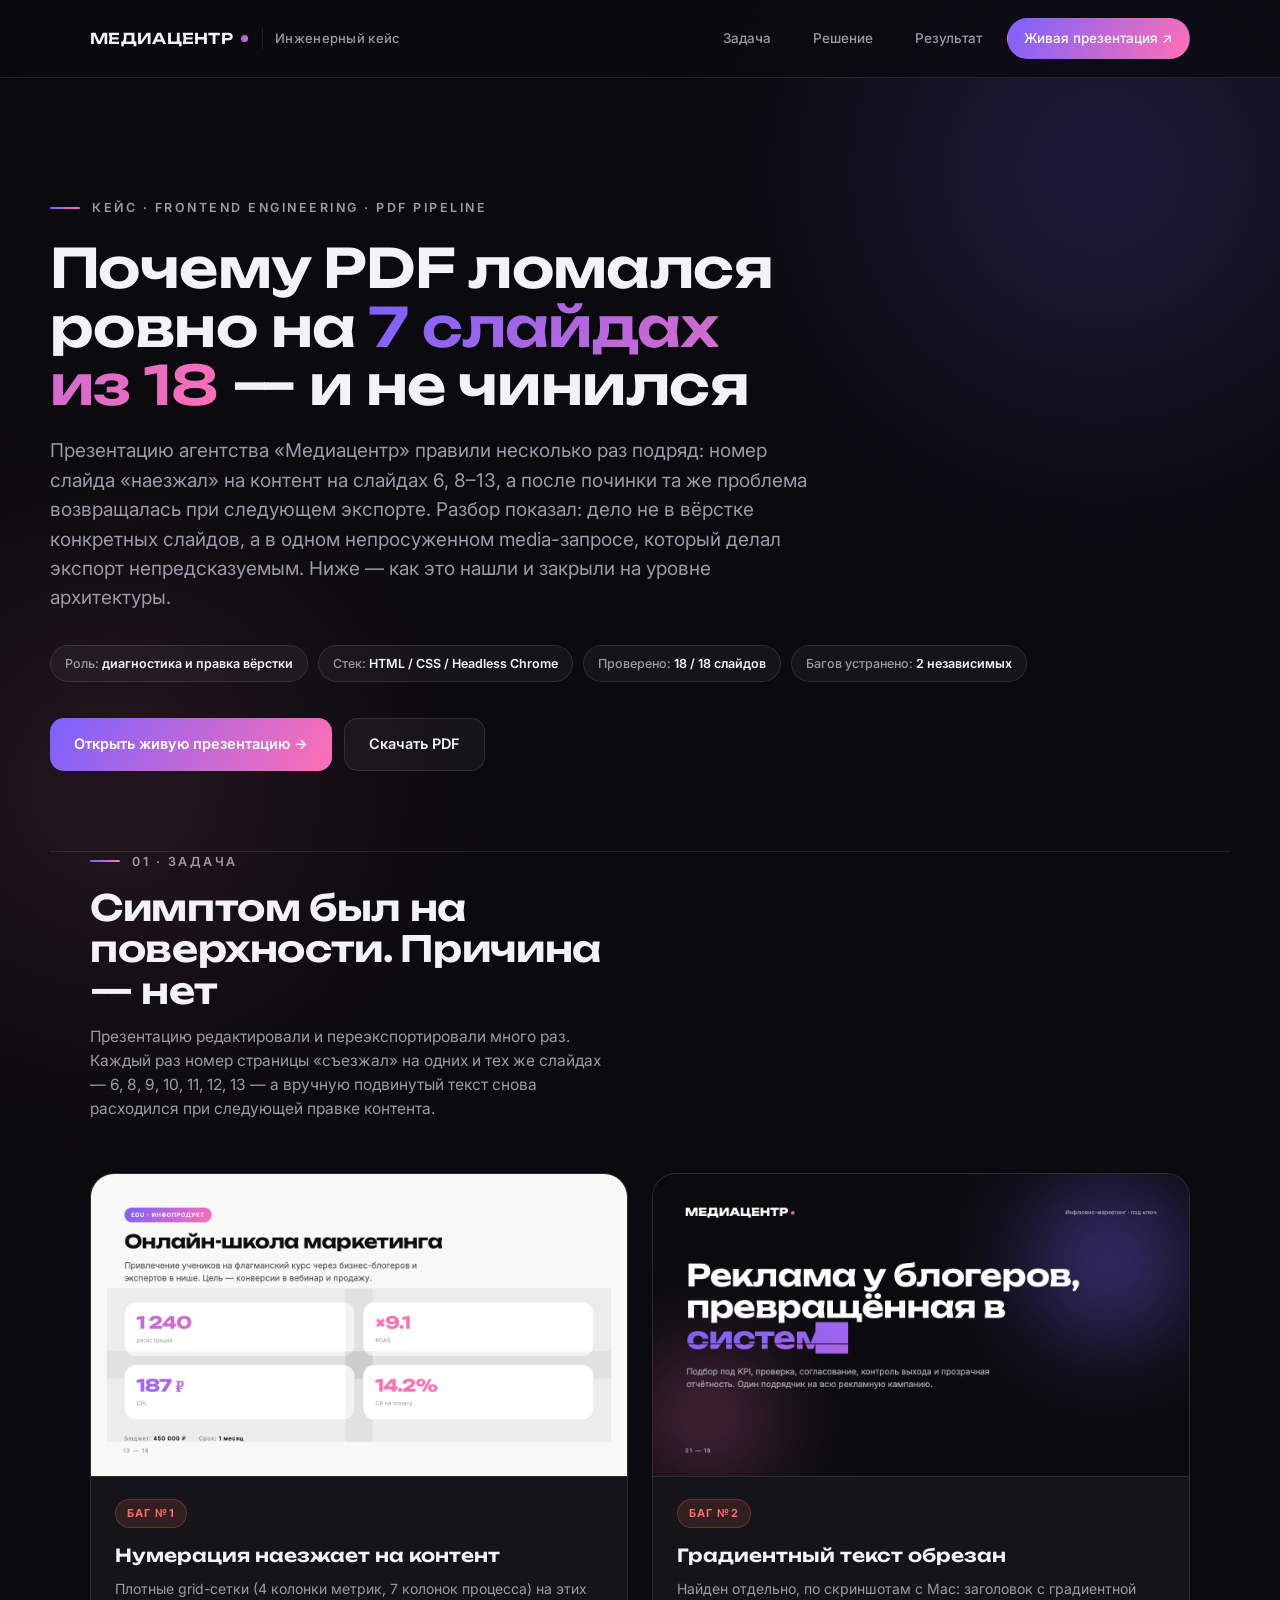
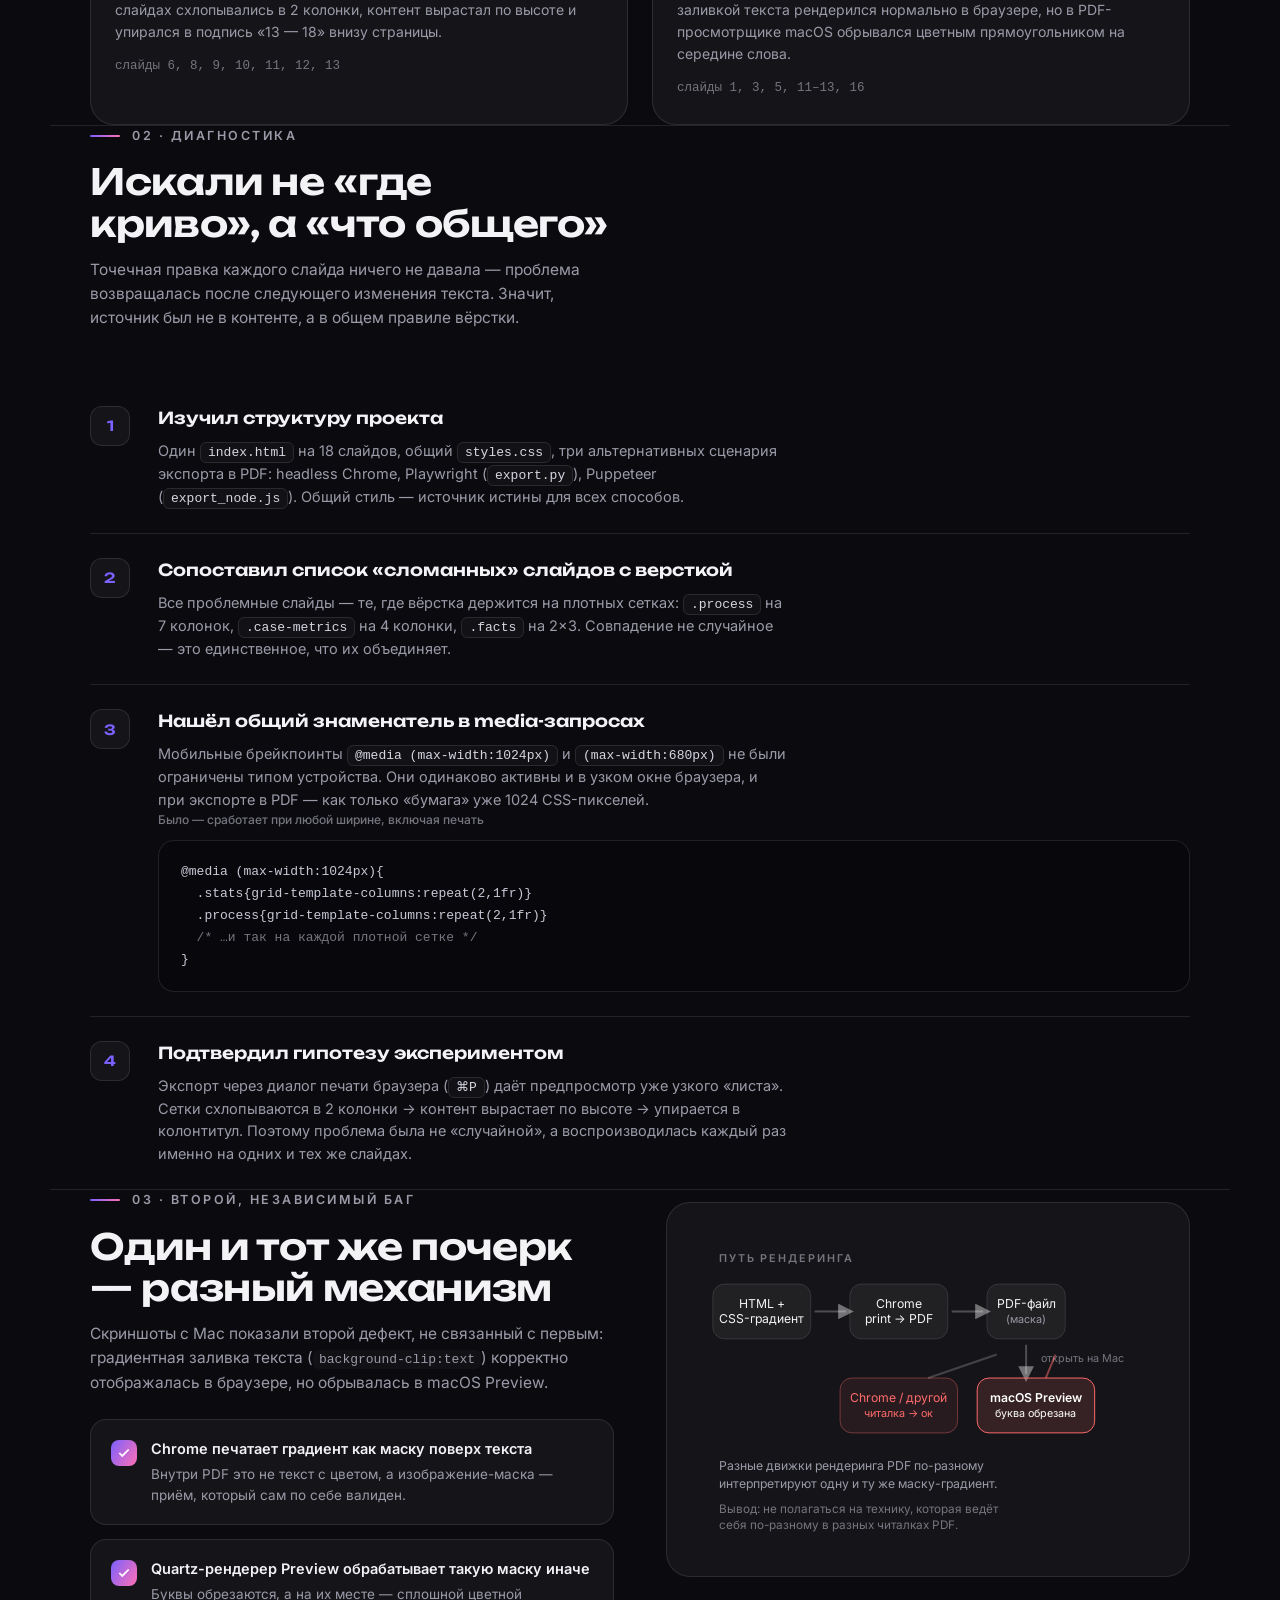
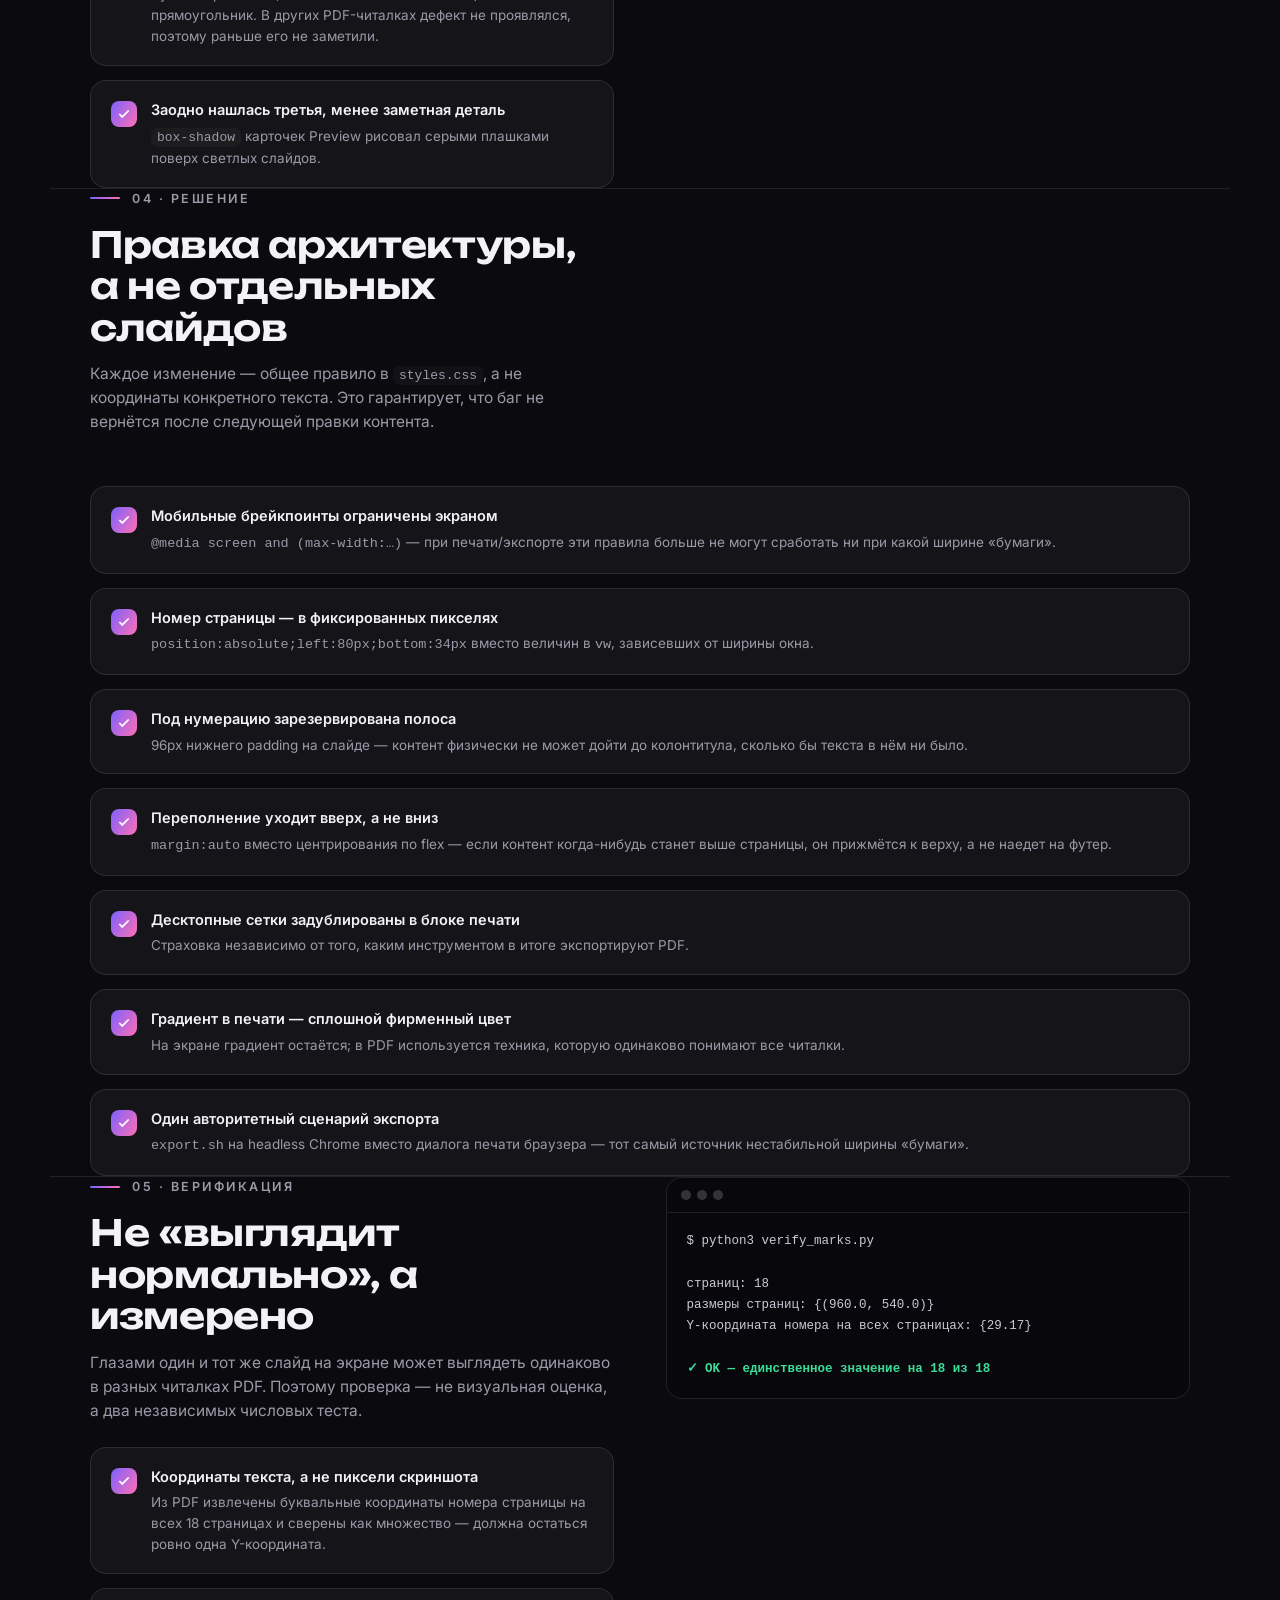
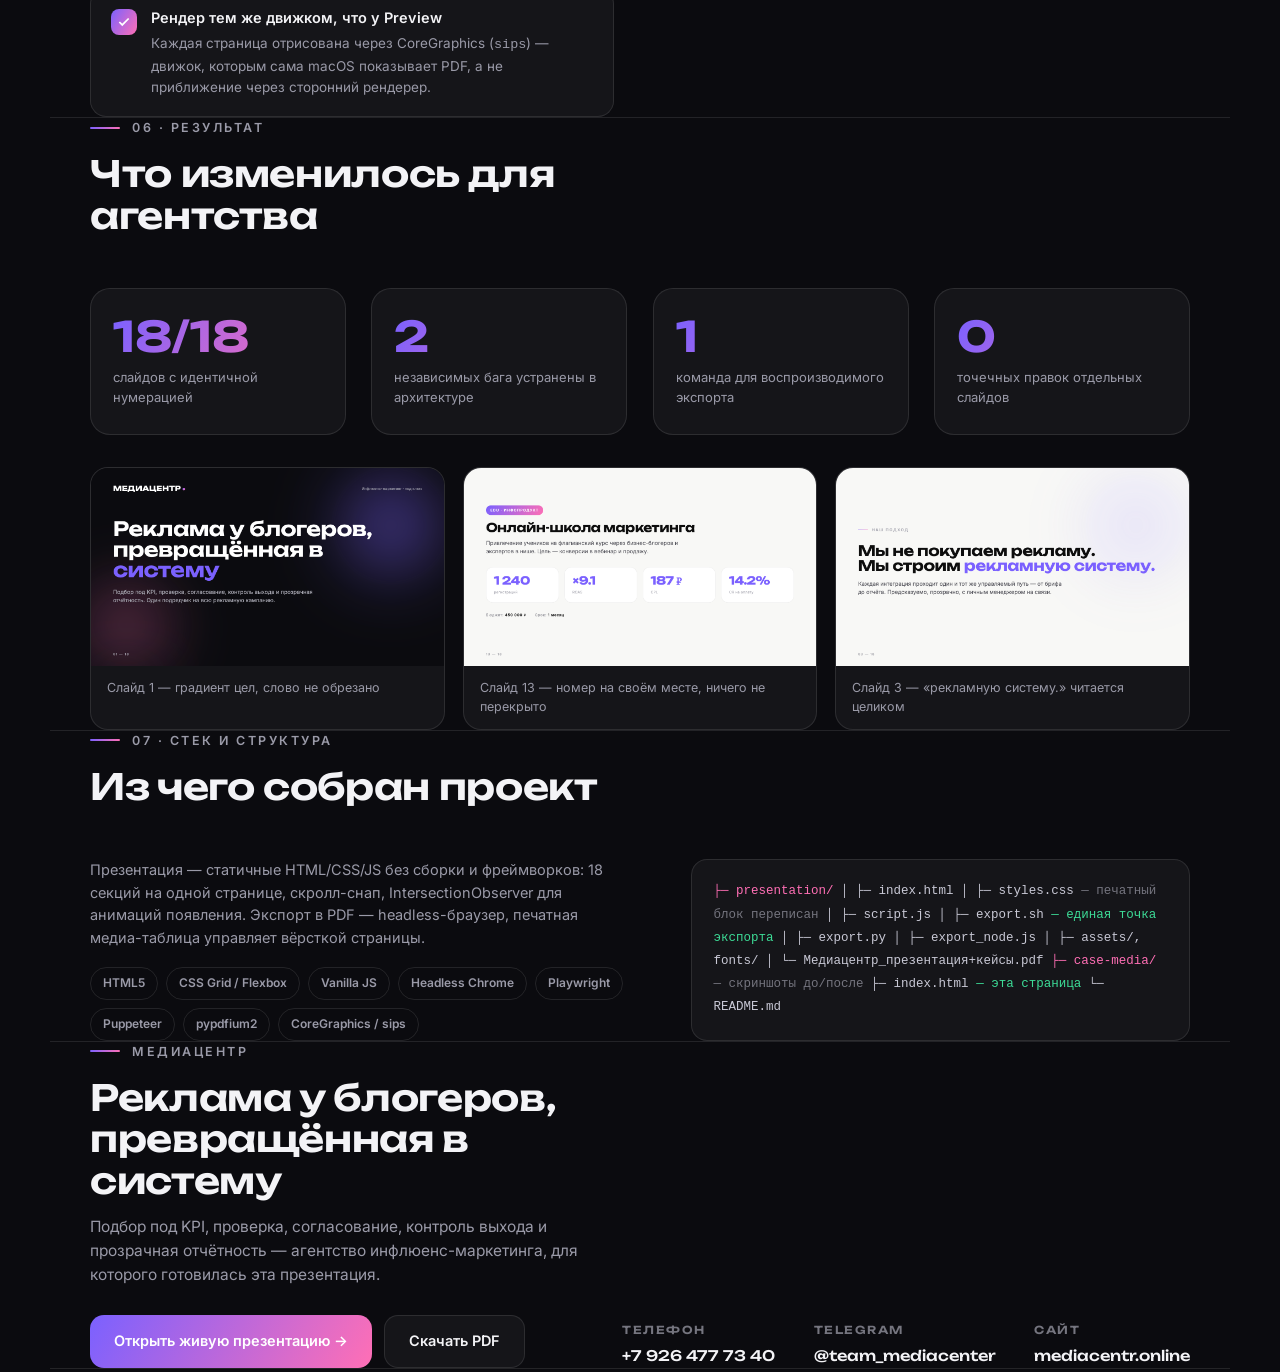
<file: index.html>
<!DOCTYPE html>
<html lang="ru">
<head>
<meta charset="UTF-8" />
<meta name="viewport" content="width=device-width, initial-scale=1.0" />
<title>Кейс — почему PDF презентации ломался ровно на 7 слайдах из 18</title>
<meta name="description" content="Как несуженный media-запрос ломал вёрстку при экспорте в PDF, и как это исправили на уровне архитектуры, а не точечными правками." />
<link rel="preconnect" href="https://fonts.googleapis.com">
<link rel="preconnect" href="https://fonts.gstatic.com" crossorigin>
<link href="https://fonts.googleapis.com/css2?family=Unbounded:wght@500;600;700&family=Inter:wght@400;500;600;700&display=swap" rel="stylesheet">
<style>
:root{
  --bg:#0B0B0F;--bg2:#101018;--surface:rgba(255,255,255,.045);--surface2:rgba(255,255,255,.03);
  --line:rgba(255,255,255,.10);--text:#F3F3F6;--muted:#9a9aa8;--muted2:#75757f;
  --primary:#7B61FF;--secondary:#FF6FB5;--good:#3DDC97;--bad:#FF6B6B;
  --grad:linear-gradient(120deg,#7B61FF 0%,#FF6FB5 100%);
  --maxw:1180px;--r:24px;
}
*{margin:0;padding:0;box-sizing:border-box}
html{scroll-behavior:smooth}
body{font-family:'Inter',system-ui,-apple-system,sans-serif;background:var(--bg);color:var(--text);line-height:1.55;-webkit-font-smoothing:antialiased}
img{max-width:100%;display:block;border-radius:16px}
a{color:inherit}
.wrap{width:100%;max-width:var(--maxw);margin:0 auto;padding:0 clamp(20px,4vw,40px)}
.glow{position:fixed;border-radius:50%;filter:blur(120px);opacity:.28;pointer-events:none;z-index:0}
.glow.a{width:52vw;height:52vw;max-width:720px;max-height:720px;background:radial-gradient(circle,#7B61FF 0%,transparent 70%);top:-18%;right:-12%}
.glow.b{width:46vw;height:46vw;max-width:640px;max-height:640px;background:radial-gradient(circle,#FF6FB5 0%,transparent 70%);bottom:-20%;left:-14%;opacity:.18}

/* nav */
header{position:sticky;top:0;z-index:20;backdrop-filter:blur(14px);background:rgba(11,11,15,.72);border-bottom:1px solid var(--line)}
.nav{display:flex;align-items:center;justify-content:space-between;padding:18px clamp(20px,4vw,40px);max-width:var(--maxw);margin:0 auto}
.brand{font-family:'Unbounded';font-weight:600;font-size:15px;letter-spacing:.02em;display:flex;align-items:center;gap:8px}
.brand .dot{width:7px;height:7px;border-radius:50%;background:var(--grad);display:inline-block}
.brand .tag{color:var(--muted);font-family:'Inter';font-weight:500;font-size:13px;margin-left:6px;padding-left:12px;border-left:1px solid var(--line)}
.navlinks{display:flex;gap:8px}
.navlinks a{font-size:13.5px;font-weight:500;color:var(--muted);text-decoration:none;padding:9px 16px;border-radius:999px;border:1px solid transparent;transition:.2s}
.navlinks a:hover{color:var(--text);border-color:var(--line);background:var(--surface)}
.navlinks a.cta{color:#fff;background:var(--grad);border-color:transparent}
.navlinks a.cta:hover{opacity:.9}

/* hero */
.hero{position:relative;padding:clamp(64px,10vw,120px) 0 clamp(48px,7vw,80px);z-index:1}
.eyebrow{font-weight:600;font-size:12.5px;letter-spacing:.2em;text-transform:uppercase;color:var(--muted);display:flex;align-items:center;gap:12px;margin-bottom:22px}
.eyebrow::before{content:"";width:30px;height:2px;border-radius:2px;background:var(--grad)}
h1{font-family:'Unbounded';font-weight:600;line-height:1.08;letter-spacing:-.01em;font-size:clamp(30px,4.6vw,54px);max-width:16ch}
.grad{background:var(--grad);-webkit-background-clip:text;background-clip:text;-webkit-text-fill-color:transparent;color:transparent}
.lead{margin-top:22px;font-size:clamp(16px,1.5vw,19px);color:var(--muted);max-width:64ch}
.meta{display:flex;flex-wrap:wrap;gap:10px;margin-top:32px}
.pill{font-size:12.5px;font-weight:500;color:var(--muted);border:1px solid var(--line);background:var(--surface);padding:8px 14px;border-radius:999px}
.pill b{color:var(--text);font-weight:600}
.actions{display:flex;flex-wrap:wrap;gap:12px;margin-top:36px}
.btn{display:inline-flex;align-items:center;gap:8px;font-weight:600;font-size:14.5px;padding:14px 24px;border-radius:14px;text-decoration:none;transition:.2s}
.btn.primary{background:var(--grad);color:#fff}
.btn.primary:hover{filter:brightness(1.08)}
.btn.ghost{border:1px solid var(--line);color:var(--text);background:var(--surface)}
.btn.ghost:hover{background:var(--surface2)}

/* generic section */
section{position:relative;z-index:1;padding:clamp(56px,8vw,96px) 0;border-top:1px solid var(--line)}
.section-head{max-width:52ch;margin-bottom:clamp(32px,5vw,52px)}
.section-head .eyebrow{margin-bottom:16px}
h2{font-family:'Unbounded';font-weight:600;font-size:clamp(24px,3vw,36px);line-height:1.15;letter-spacing:-.01em}
.section-head p{margin-top:14px;color:var(--muted);font-size:15.5px}

/* bug cards */
.bugs{display:grid;grid-template-columns:1fr 1fr;gap:24px}
.bugcard{border:1px solid var(--line);background:var(--surface);border-radius:var(--r);overflow:hidden}
.bugcard .shot{border-radius:0;border-bottom:1px solid var(--line)}
.bugcard .body{padding:22px 24px 26px}
.bugtag{display:inline-block;font-size:11px;font-weight:700;letter-spacing:.1em;text-transform:uppercase;color:var(--bad);background:rgba(255,107,107,.12);border:1px solid rgba(255,107,107,.25);padding:5px 11px;border-radius:999px;margin-bottom:14px}
.bugcard h3{font-family:'Unbounded';font-weight:600;font-size:18px;margin-bottom:8px}
.bugcard .d{font-size:14px;color:var(--muted)}
.bugcard .where{margin-top:14px;font-size:12.5px;color:var(--muted2);font-family:ui-monospace,'SF Mono',Menlo,monospace}

/* timeline */
.steps{counter-reset:step;display:flex;flex-direction:column;gap:0}
.step{display:grid;grid-template-columns:48px 1fr;gap:20px;padding:24px 0;border-top:1px solid var(--line)}
.step:first-child{border-top:none}
.step .num{counter-increment:step;font-family:'Unbounded';font-weight:600;font-size:14px;color:var(--primary);width:40px;height:40px;border-radius:12px;background:var(--surface);border:1px solid var(--line);display:flex;align-items:center;justify-content:center}
.step .num::before{content:counter(step)}
.step h3{font-family:'Unbounded';font-weight:600;font-size:16.5px;margin-bottom:8px}
.step p{color:var(--muted);font-size:14.5px;max-width:70ch}
.step code{font-family:ui-monospace,'SF Mono',Menlo,monospace;font-size:13px;background:var(--surface2);border:1px solid var(--line);padding:2px 7px;border-radius:6px;color:#d7d7e2}

/* code block */
.code{font-family:ui-monospace,'SF Mono',Menlo,monospace;font-size:13px;line-height:1.7;background:#08080c;border:1px solid var(--line);border-radius:16px;padding:20px 22px;overflow-x:auto;color:#c9c9d6;white-space:pre}
.code .c1{color:var(--muted2)}
.code .add{color:var(--good)}
.code .del{color:var(--bad);text-decoration:line-through;opacity:.6}
.code-label{font-size:12px;color:var(--muted2);margin-bottom:10px;font-weight:500}

/* two col */
.two{display:grid;grid-template-columns:1fr 1fr;gap:clamp(28px,4vw,56px);align-items:start}

/* diagram */
.diagram{border:1px solid var(--line);background:var(--surface);border-radius:var(--r);padding:clamp(24px,3vw,36px);margin-top:12px}

/* fix list */
.fixlist{display:flex;flex-direction:column;gap:14px}
.fixitem{display:flex;gap:14px;padding:18px 20px;border:1px solid var(--line);background:var(--surface);border-radius:16px;align-items:flex-start}
.fixitem .ico{flex:0 0 auto;width:26px;height:26px;border-radius:8px;background:var(--grad);display:flex;align-items:center;justify-content:center;margin-top:2px}
.fixitem .ico svg{width:14px;height:14px;stroke:#fff;stroke-width:3;fill:none}
.fixitem .t{font-weight:600;font-size:14.5px}
.fixitem .d{color:var(--muted);font-size:13.5px;margin-top:4px}

/* stats */
.stats{display:grid;grid-template-columns:repeat(4,1fr);gap:clamp(16px,2vw,28px)}
.stat{border:1px solid var(--line);background:var(--surface);border-radius:20px;padding:26px 22px}
.stat .num{font-family:'Unbounded';font-weight:700;font-size:clamp(30px,3.4vw,42px);line-height:1}
.stat .lbl{margin-top:10px;font-size:13px;color:var(--muted)}

/* gallery */
.gallery{display:grid;grid-template-columns:repeat(3,1fr);gap:18px}
.gallery figure{border:1px solid var(--line);background:var(--surface);border-radius:18px;overflow:hidden}
.gallery img{border-radius:0}
.gallery figcaption{padding:12px 16px;font-size:12.5px;color:var(--muted)}

/* terminal */
.term{background:#08080c;border:1px solid var(--line);border-radius:16px;overflow:hidden}
.term .bar{display:flex;gap:6px;padding:12px 14px;border-bottom:1px solid var(--line)}
.term .bar span{width:10px;height:10px;border-radius:50%;background:#333}
.term pre{padding:18px 20px;font-family:ui-monospace,'SF Mono',Menlo,monospace;font-size:12.5px;color:#c9c9d6;overflow-x:auto;line-height:1.7}
.term .ok{color:var(--good);font-weight:600}

/* stack */
.stack-grid{display:grid;grid-template-columns:1.1fr 1fr;gap:clamp(28px,4vw,56px)}
.badges{display:flex;flex-wrap:wrap;gap:8px;margin-top:18px}
.badge{font-size:12px;font-weight:600;color:var(--muted);border:1px solid var(--line);padding:6px 12px;border-radius:999px}
.tree{font-family:ui-monospace,'SF Mono',Menlo,monospace;font-size:12.5px;background:var(--surface);border:1px solid var(--line);border-radius:16px;padding:20px 22px;color:#c9c9d6;line-height:1.85}
.tree .dir{color:var(--secondary)}
.tree .new{color:var(--good)}
.tree .c1{color:var(--muted2)}

/* footer / cta */
.cta-section{text-align:left}
.footer-grid{display:flex;flex-wrap:wrap;justify-content:space-between;gap:32px;align-items:flex-end}
.contact{display:flex;flex-wrap:wrap;gap:clamp(24px,3vw,44px)}
.contact .c span{display:block;font-size:11px;color:var(--muted2);letter-spacing:.14em;text-transform:uppercase;margin-bottom:6px;font-weight:600}
.contact .c{font-family:'Unbounded';font-weight:500;font-size:14.5px}
footer{border-top:1px solid var(--line);padding:28px 0;color:var(--muted2);font-size:12.5px}
.footer-bottom{display:flex;justify-content:space-between;flex-wrap:wrap;gap:10px}
.footer-bottom a{color:var(--muted);text-decoration:none}
.footer-bottom a:hover{color:var(--text)}

@media (max-width:860px){
  .bugs,.two,.stack-grid{grid-template-columns:1fr}
  .stats{grid-template-columns:repeat(2,1fr)}
  .gallery{grid-template-columns:1fr}
  .navlinks a:not(.cta){display:none}
  .step{grid-template-columns:40px 1fr}
}
</style>
</head>
<body>
<span class="glow a"></span><span class="glow b"></span>

<header>
  <div class="nav">
    <div class="brand">МЕДИАЦЕНТР<span class="dot"></span><span class="tag">Инженерный кейс</span></div>
    <div class="navlinks">
      <a href="#problem">Задача</a>
      <a href="#fix">Решение</a>
      <a href="#result">Результат</a>
      <a href="presentation/index.html" class="cta">Живая презентация ↗</a>
    </div>
  </div>
</header>

<main>
  <section class="hero wrap" style="border-top:none">
    <div class="eyebrow">Кейс · Frontend Engineering · PDF pipeline</div>
    <h1>Почему PDF ломался ровно на <span class="grad">7&nbsp;слайдах из&nbsp;18</span> — и не чинился</h1>
    <p class="lead">Презентацию агентства «Медиацентр» правили несколько раз подряд: номер слайда «наезжал» на контент на слайдах 6, 8–13, а после починки та же проблема возвращалась при следующем экспорте. Разбор показал: дело не в вёрстке конкретных слайдов, а в одном непросуженном media-запросе, который делал экспорт непредсказуемым. Ниже — как это нашли и закрыли на уровне архитектуры.</p>
    <div class="meta">
      <div class="pill">Роль: <b>диагностика и правка вёрстки</b></div>
      <div class="pill">Стек: <b>HTML / CSS / Headless Chrome</b></div>
      <div class="pill">Проверено: <b>18 / 18 слайдов</b></div>
      <div class="pill">Багов устранено: <b>2 независимых</b></div>
    </div>
    <div class="actions">
      <a class="btn primary" href="presentation/index.html">Открыть живую презентацию →</a>
      <a class="btn ghost" href="presentation/Медиацентр_презентация+кейсы.pdf">Скачать PDF</a>
    </div>
  </section>

  <section id="problem" class="wrap">
    <div class="section-head">
      <div class="eyebrow">01 · Задача</div>
      <h2>Симптом был на поверхности. Причина — нет</h2>
      <p>Презентацию редактировали и переэкспортировали много раз. Каждый раз номер страницы «съезжал» на одних и тех же слайдах — 6, 8, 9, 10, 11, 12, 13 — а вручную подвинутый текст снова расходился при следующей правке контента.</p>
    </div>
    <div class="bugs">
      <div class="bugcard">
        <img class="shot" src="case-media/before-13.png" alt="Слайд 13: номер страницы наезжает на блок «Бюджет: 450 000 ₽»">
        <div class="body">
          <span class="bugtag">Баг №1</span>
          <h3>Нумерация наезжает на контент</h3>
          <p class="d">Плотные grid-сетки (4 колонки метрик, 7 колонок процесса) на этих слайдах схлопывались в 2 колонки, контент вырастал по высоте и упирался в подпись «13 — 18» внизу страницы.</p>
          <div class="where">слайды 6, 8, 9, 10, 11, 12, 13</div>
        </div>
      </div>
      <div class="bugcard">
        <img class="shot" src="case-media/before-1.png" alt="Слайд 1: слово «системе» обрезано в PDF-просмотрщике macOS">
        <div class="body">
          <span class="bugtag">Баг №2</span>
          <h3>Градиентный текст обрезан</h3>
          <p class="d">Найден отдельно, по скриншотам с Mac: заголовок с градиентной заливкой текста рендерился нормально в браузере, но в PDF-просмотрщике macOS обрывался цветным прямоугольником на середине слова.</p>
          <div class="where">слайды 1, 3, 5, 11–13, 16</div>
        </div>
      </div>
    </div>
  </section>

  <section id="diagnosis" class="wrap">
    <div class="section-head">
      <div class="eyebrow">02 · Диагностика</div>
      <h2>Искали не «где криво», а «что общего»</h2>
      <p>Точечная правка каждого слайда ничего не давала — проблема возвращалась после следующего изменения текста. Значит, источник был не в контенте, а в общем правиле вёрстки.</p>
    </div>
    <div class="steps">
      <div class="step"><div class="num"></div><div>
        <h3>Изучил структуру проекта</h3>
        <p>Один <code>index.html</code> на 18 слайдов, общий <code>styles.css</code>, три альтернативных сценария экспорта в PDF: headless Chrome, Playwright (<code>export.py</code>), Puppeteer (<code>export_node.js</code>). Общий стиль — источник истины для всех способов.</p>
      </div></div>
      <div class="step"><div class="num"></div><div>
        <h3>Сопоставил список «сломанных» слайдов с версткой</h3>
        <p>Все проблемные слайды — те, где вёрстка держится на плотных сетках: <code>.process</code> на 7 колонок, <code>.case-metrics</code> на 4 колонки, <code>.facts</code> на 2×3. Совпадение не случайное — это единственное, что их объединяет.</p>
      </div></div>
      <div class="step"><div class="num"></div><div>
        <h3>Нашёл общий знаменатель в media-запросах</h3>
        <p>Мобильные брейкпоинты <code>@media (max-width:1024px)</code> и <code>(max-width:680px)</code> не были ограничены типом устройства. Они одинаково активны и в узком окне браузера, и при экспорте в PDF — как только «бумага» уже 1024 CSS-пикселей.</p>
        <div class="code-label">Было — сработает при любой ширине, включая печать</div>
        <div class="code">@media (max-width:1024px){
  .stats{grid-template-columns:repeat(2,1fr)}
  .process{grid-template-columns:repeat(2,1fr)}
  <span class="c1">/* …и так на каждой плотной сетке */</span>
}</div>
      </div></div>
      <div class="step"><div class="num"></div><div>
        <h3>Подтвердил гипотезу экспериментом</h3>
        <p>Экспорт через диалог печати браузера (<code>⌘P</code>) даёт предпросмотр уже узкого «листа». Сетки схлопываются в 2 колонки → контент вырастает по высоте → упирается в колонтитул. Поэтому проблема была не «случайной», а воспроизводилась каждый раз именно на одних и тех же слайдах.</p>
      </div></div>
    </div>
  </section>

  <section id="second-bug" class="wrap">
    <div class="two">
      <div>
        <div class="section-head" style="margin-bottom:24px">
          <div class="eyebrow">03 · Второй, независимый баг</div>
          <h2>Один и тот же почерк — разный механизм</h2>
          <p>Скриншоты с Mac показали второй дефект, не связанный с первым: градиентная заливка текста (<code style="font-family:ui-monospace,monospace;background:var(--surface2);padding:2px 6px;border-radius:6px;font-size:13px">background-clip:text</code>) корректно отображалась в браузере, но обрывалась в macOS Preview.</p>
        </div>
        <div class="fixlist">
          <div class="fixitem"><div class="ico"><svg viewBox="0 0 24 24"><path d="M20 6 9 17l-5-5"/></svg></div><div><div class="t">Chrome печатает градиент как маску поверх текста</div><div class="d">Внутри PDF это не текст с цветом, а изображение-маска — приём, который сам по себе валиден.</div></div></div>
          <div class="fixitem"><div class="ico"><svg viewBox="0 0 24 24"><path d="M20 6 9 17l-5-5"/></svg></div><div><div class="t">Quartz-рендерер Preview обрабатывает такую маску иначе</div><div class="d">Буквы обрезаются, а на их месте — сплошной цветной прямоугольник. В других PDF-читалках дефект не проявлялся, поэтому раньше его не заметили.</div></div></div>
          <div class="fixitem"><div class="ico"><svg viewBox="0 0 24 24"><path d="M20 6 9 17l-5-5"/></svg></div><div><div class="t">Заодно нашлась третья, менее заметная деталь</div><div class="d"><code style="font-family:ui-monospace,monospace;background:var(--surface2);padding:2px 6px;border-radius:6px;font-size:13px">box-shadow</code> карточек Preview рисовал серыми плашками поверх светлых слайдов.</div></div></div>
        </div>
      </div>
      <div class="diagram">
        <svg viewBox="0 0 460 300" width="100%" xmlns="http://www.w3.org/2000/svg" font-family="Inter, sans-serif">
          <defs>
            <linearGradient id="g1" x1="0" y1="0" x2="1" y2="1">
              <stop offset="0" stop-color="#7B61FF"/><stop offset="1" stop-color="#FF6FB5"/>
            </linearGradient>
          </defs>
          <text x="16" y="24" font-size="11" letter-spacing="2" fill="#75757f" font-weight="600">ПУТЬ РЕНДЕРИНГА</text>
          <g font-size="12.5" fill="#F3F3F6">
            <rect x="10" y="46" width="100" height="56" rx="12" fill="rgba(255,255,255,.05)" stroke="rgba(255,255,255,.12)"/>
            <text x="60" y="70" text-anchor="middle">HTML +</text>
            <text x="60" y="86" text-anchor="middle">CSS-градиент</text>

            <path d="M114 74 L146 74" stroke="rgba(255,255,255,.25)" stroke-width="2" marker-end="url(#arrow)"/>
            <rect x="150" y="46" width="100" height="56" rx="12" fill="rgba(255,255,255,.05)" stroke="rgba(255,255,255,.12)"/>
            <text x="200" y="70" text-anchor="middle">Chrome</text>
            <text x="200" y="86" text-anchor="middle">print → PDF</text>

            <path d="M254 74 L286 74" stroke="rgba(255,255,255,.25)" stroke-width="2" marker-end="url(#arrow)"/>
            <rect x="290" y="46" width="80" height="56" rx="12" fill="rgba(255,255,255,.05)" stroke="rgba(255,255,255,.12)"/>
            <text x="330" y="70" text-anchor="middle">PDF-файл</text>
            <text x="330" y="86" text-anchor="middle" fill="#9a9aa8" font-size="11">(маска)</text>

            <path d="M330 108 L330 138" stroke="rgba(255,255,255,.25)" stroke-width="2" marker-end="url(#arrow)"/>
            <text x="345" y="126" font-size="11" fill="#75757f">открыть на Mac</text>

            <rect x="140" y="142" width="120" height="56" rx="12" fill="rgba(255,107,107,.08)" stroke="rgba(255,107,107,.4)"/>
            <text x="200" y="166" text-anchor="middle" fill="#FF6B6B">Chrome / другой</text>
            <text x="200" y="182" text-anchor="middle" fill="#FF6B6B" font-size="11">читалка → ок</text>

            <rect x="280" y="142" width="120" height="56" rx="12" fill="rgba(255,107,107,.14)" stroke="#FF6B6B"/>
            <text x="340" y="166" text-anchor="middle" fill="#fff" font-weight="600">macOS Preview</text>
            <text x="340" y="182" text-anchor="middle" fill="#fff" font-size="11">буква обрезана</text>

            <path d="M300 118 L230 142" stroke="rgba(255,255,255,.2)" stroke-width="2"/>
            <path d="M360 118 L350 142" stroke="rgba(255,107,107,.5)" stroke-width="2"/>
          </g>
          <text x="16" y="236" font-size="12.5" fill="#9a9aa8">Разные движки рендеринга PDF по-разному</text>
          <text x="16" y="254" font-size="12.5" fill="#9a9aa8">интерпретируют одну и ту же маску-градиент.</text>
          <text x="16" y="280" font-size="12" fill="#75757f">Вывод: не полагаться на технику, которая ведёт</text>
          <text x="16" y="296" font-size="12" fill="#75757f">себя по-разному в разных читалках PDF.</text>
          <defs>
            <marker id="arrow" markerWidth="8" markerHeight="8" refX="4" refY="4" orient="auto">
              <path d="M0,0 L8,4 L0,8 z" fill="rgba(255,255,255,.4)"/>
            </marker>
          </defs>
        </svg>
      </div>
    </div>
  </section>

  <section id="fix" class="wrap">
    <div class="section-head">
      <div class="eyebrow">04 · Решение</div>
      <h2>Правка архитектуры, а не отдельных слайдов</h2>
      <p>Каждое изменение — общее правило в <code style="font-family:ui-monospace,monospace;background:var(--surface2);padding:2px 6px;border-radius:6px;font-size:13px">styles.css</code>, а не координаты конкретного текста. Это гарантирует, что баг не вернётся после следующей правки контента.</p>
    </div>
    <div class="fixlist">
      <div class="fixitem"><div class="ico"><svg viewBox="0 0 24 24"><path d="M20 6 9 17l-5-5"/></svg></div><div><div class="t">Мобильные брейкпоинты ограничены экраном</div><div class="d"><code style="font-family:ui-monospace,monospace">@media screen and (max-width:…)</code> — при печати/экспорте эти правила больше не могут сработать ни при какой ширине «бумаги».</div></div></div>
      <div class="fixitem"><div class="ico"><svg viewBox="0 0 24 24"><path d="M20 6 9 17l-5-5"/></svg></div><div><div class="t">Номер страницы — в фиксированных пикселях</div><div class="d"><code style="font-family:ui-monospace,monospace">position:absolute;left:80px;bottom:34px</code> вместо величин в <code style="font-family:ui-monospace,monospace">vw</code>, зависевших от ширины окна.</div></div></div>
      <div class="fixitem"><div class="ico"><svg viewBox="0 0 24 24"><path d="M20 6 9 17l-5-5"/></svg></div><div><div class="t">Под нумерацию зарезервирована полоса</div><div class="d">96px нижнего padding на слайде — контент физически не может дойти до колонтитула, сколько бы текста в нём ни было.</div></div></div>
      <div class="fixitem"><div class="ico"><svg viewBox="0 0 24 24"><path d="M20 6 9 17l-5-5"/></svg></div><div><div class="t">Переполнение уходит вверх, а не вниз</div><div class="d"><code style="font-family:ui-monospace,monospace">margin:auto</code> вместо центрирования по flex — если контент когда-нибудь станет выше страницы, он прижмётся к верху, а не наедет на футер.</div></div></div>
      <div class="fixitem"><div class="ico"><svg viewBox="0 0 24 24"><path d="M20 6 9 17l-5-5"/></svg></div><div><div class="t">Десктопные сетки задублированы в блоке печати</div><div class="d">Страховка независимо от того, каким инструментом в итоге экспортируют PDF.</div></div></div>
      <div class="fixitem"><div class="ico"><svg viewBox="0 0 24 24"><path d="M20 6 9 17l-5-5"/></svg></div><div><div class="t">Градиент в печати — сплошной фирменный цвет</div><div class="d">На экране градиент остаётся; в PDF используется техника, которую одинаково понимают все читалки.</div></div></div>
      <div class="fixitem"><div class="ico"><svg viewBox="0 0 24 24"><path d="M20 6 9 17l-5-5"/></svg></div><div><div class="t">Один авторитетный сценарий экспорта</div><div class="d"><code style="font-family:ui-monospace,monospace">export.sh</code> на headless Chrome вместо диалога печати браузера — тот самый источник нестабильной ширины «бумаги».</div></div></div>
    </div>
  </section>

  <section id="verify" class="wrap">
    <div class="two">
      <div>
        <div class="section-head" style="margin-bottom:24px">
          <div class="eyebrow">05 · Верификация</div>
          <h2>Не «выглядит нормально», а измерено</h2>
          <p>Глазами один и тот же слайд на экране может выглядеть одинаково в разных читалках PDF. Поэтому проверка — не визуальная оценка, а два независимых числовых теста.</p>
        </div>
        <div class="fixlist">
          <div class="fixitem"><div class="ico"><svg viewBox="0 0 24 24"><path d="M20 6 9 17l-5-5"/></svg></div><div><div class="t">Координаты текста, а не пиксели скриншота</div><div class="d">Из PDF извлечены буквальные координаты номера страницы на всех 18 страницах и сверены как множество — должна остаться ровно одна Y-координата.</div></div></div>
          <div class="fixitem"><div class="ico"><svg viewBox="0 0 24 24"><path d="M20 6 9 17l-5-5"/></svg></div><div><div class="t">Рендер тем же движком, что у Preview</div><div class="d">Каждая страница отрисована через CoreGraphics (<code style="font-family:ui-monospace,monospace">sips</code>) — движок, которым сама macOS показывает PDF, а не приближение через сторонний рендерер.</div></div></div>
        </div>
      </div>
      <div class="term">
        <div class="bar"><span></span><span></span><span></span></div>
        <pre>$ python3 verify_marks.py

страниц: 18
размеры страниц: {(960.0, 540.0)}
Y-координата номера на всех страницах: {29.17}

<span class="ok">✓ OK — единственное значение на 18 из 18</span></pre>
      </div>
    </div>
  </section>

  <section id="result" class="wrap">
    <div class="section-head">
      <div class="eyebrow">06 · Результат</div>
      <h2>Что изменилось для агентства</h2>
    </div>
    <div class="stats">
      <div class="stat"><div class="num grad">18/18</div><div class="lbl">слайдов с идентичной нумерацией</div></div>
      <div class="stat"><div class="num grad">2</div><div class="lbl">независимых бага устранены в архитектуре</div></div>
      <div class="stat"><div class="num grad">1</div><div class="lbl">команда для воспроизводимого экспорта</div></div>
      <div class="stat"><div class="num grad">0</div><div class="lbl">точечных правок отдельных слайдов</div></div>
    </div>
    <div class="gallery" style="margin-top:32px">
      <figure><img src="case-media/after-1.png" alt="Слайд 1 после исправления — слово «системе» видно полностью"><figcaption>Слайд 1 — градиент цел, слово не обрезано</figcaption></figure>
      <figure><img src="case-media/after-13.png" alt="Слайд 13 после исправления — номер страницы не перекрывает контент"><figcaption>Слайд 13 — номер на своём месте, ничего не перекрыто</figcaption></figure>
      <figure><img src="case-media/after-3.png" alt="Слайд 3 после исправления — градиентный текст полностью виден"><figcaption>Слайд 3 — «рекламную систему.» читается целиком</figcaption></figure>
    </div>
  </section>

  <section id="stack" class="wrap">
    <div class="section-head">
      <div class="eyebrow">07 · Стек и структура</div>
      <h2>Из чего собран проект</h2>
    </div>
    <div class="stack-grid">
      <div>
        <p style="color:var(--muted);font-size:14.5px;max-width:60ch">Презентация — статичные HTML/CSS/JS без сборки и фреймворков: 18 секций на одной странице, скролл-снап, IntersectionObserver для анимаций появления. Экспорт в PDF — headless-браузер, печатная медиа-таблица управляет вёрсткой страницы.</p>
        <div class="badges">
          <span class="badge">HTML5</span><span class="badge">CSS Grid / Flexbox</span><span class="badge">Vanilla JS</span>
          <span class="badge">Headless Chrome</span><span class="badge">Playwright</span><span class="badge">Puppeteer</span>
          <span class="badge">pypdfium2</span><span class="badge">CoreGraphics / sips</span>
        </div>
      </div>
      <div class="tree">
<span class="dir">├─ presentation/</span>
│  ├─ index.html
│  ├─ styles.css<span class="c1"> — печатный блок переписан</span>
│  ├─ script.js
│  ├─ export.sh<span class="new"> — единая точка экспорта</span>
│  ├─ export.py
│  ├─ export_node.js
│  ├─ assets/, fonts/
│  └─ Медиацентр_презентация+кейсы.pdf
<span class="dir">├─ case-media/</span><span class="c1"> — скриншоты до/после</span>
├─ index.html<span class="new"> — эта страница</span>
└─ README.md
      </div>
    </div>
  </section>

  <section class="wrap cta-section">
    <div class="section-head" style="margin-bottom:28px">
      <div class="eyebrow">Медиацентр</div>
      <h2>Реклама у блогеров, превращённая в систему</h2>
      <p>Подбор под KPI, проверка, согласование, контроль выхода и прозрачная отчётность — агентство инфлюенс-маркетинга, для которого готовилась эта презентация.</p>
    </div>
    <div class="footer-grid">
      <div class="actions" style="margin-top:0">
        <a class="btn primary" href="presentation/index.html">Открыть живую презентацию →</a>
        <a class="btn ghost" href="presentation/Медиацентр_презентация+кейсы.pdf">Скачать PDF</a>
      </div>
      <div class="contact">
        <div class="c"><span>Телефон</span>+7 926 477 73 40</div>
        <div class="c"><span>Telegram</span>@team_mediacenter</div>
        <div class="c"><span>Сайт</span>mediacentr.online</div>
      </div>
    </div>
  </section>
</main>

<footer class="wrap">
  <div class="footer-bottom">
    <span>Кейс подготовлен в ходе работы над презентацией — июль 2026</span>
    <a href="README.md">README на GitHub ↗</a>
  </div>
</footer>

</body>
</html>
</file>
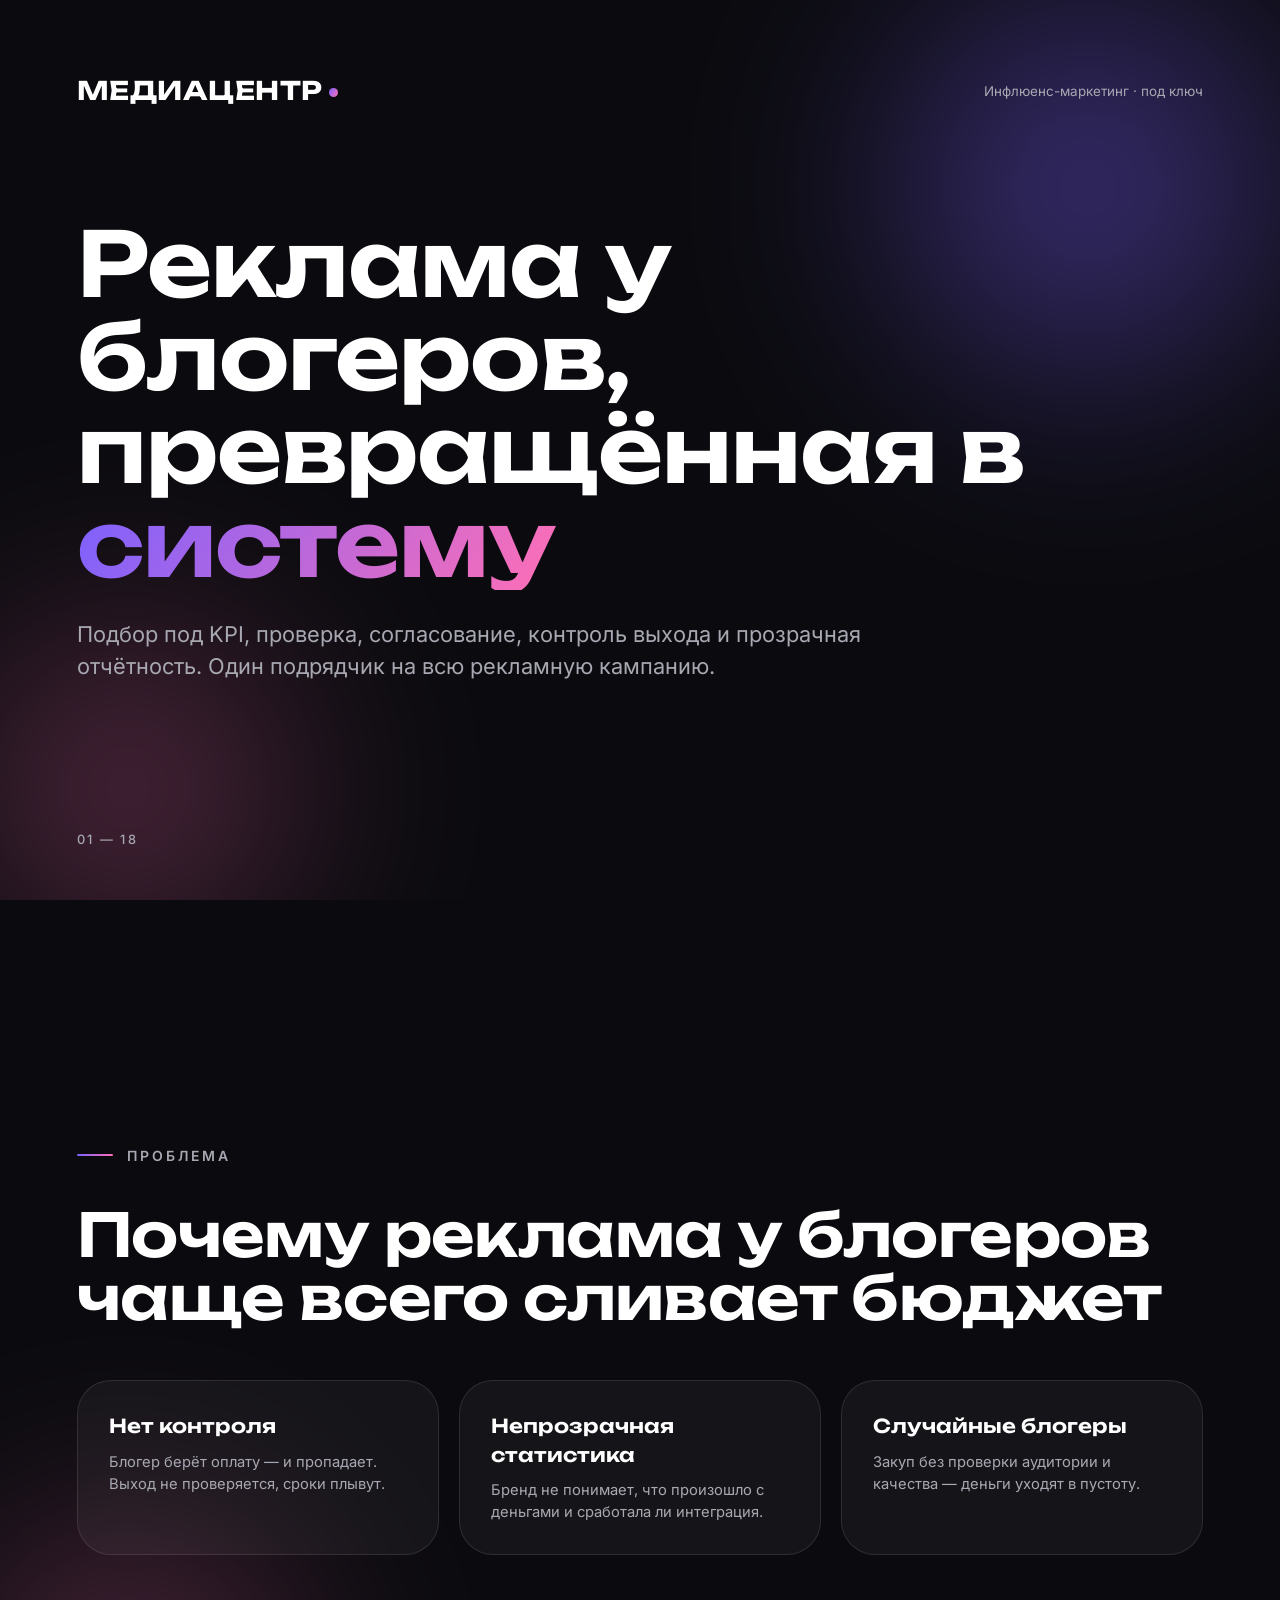
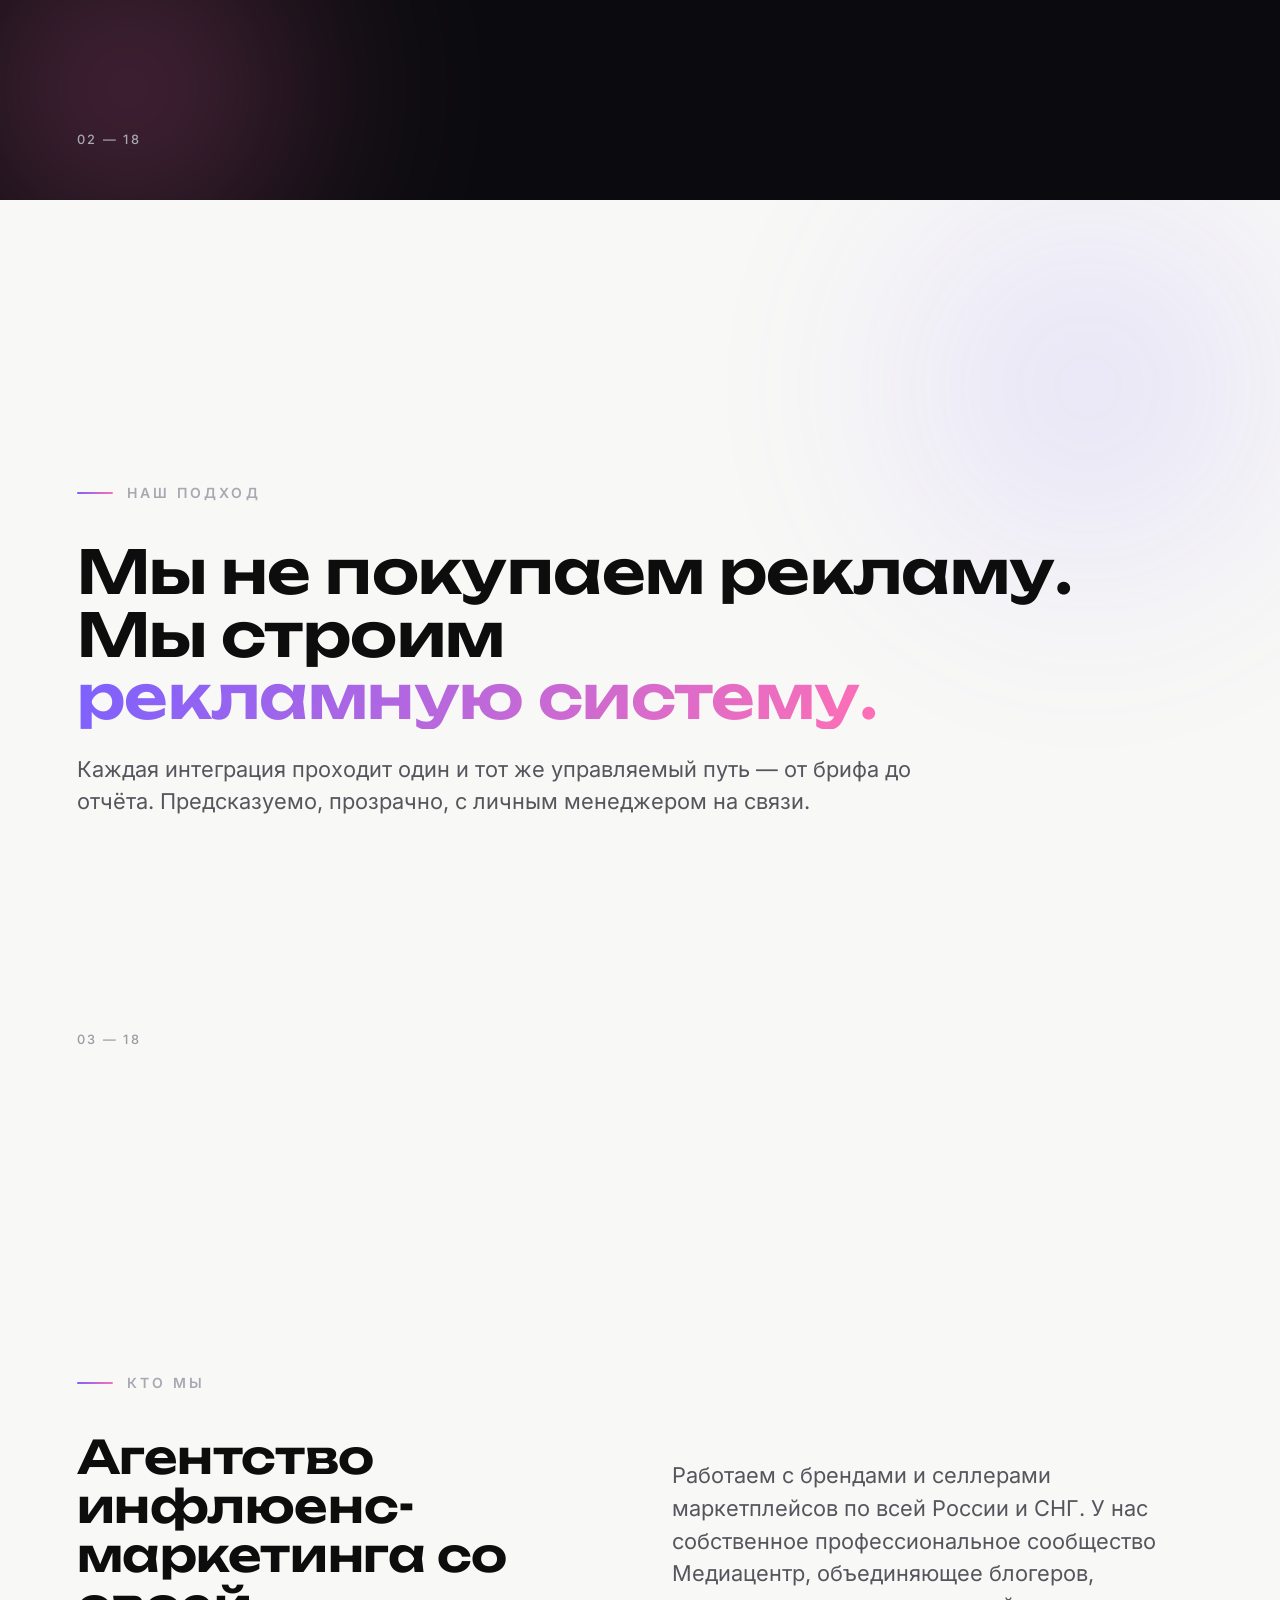
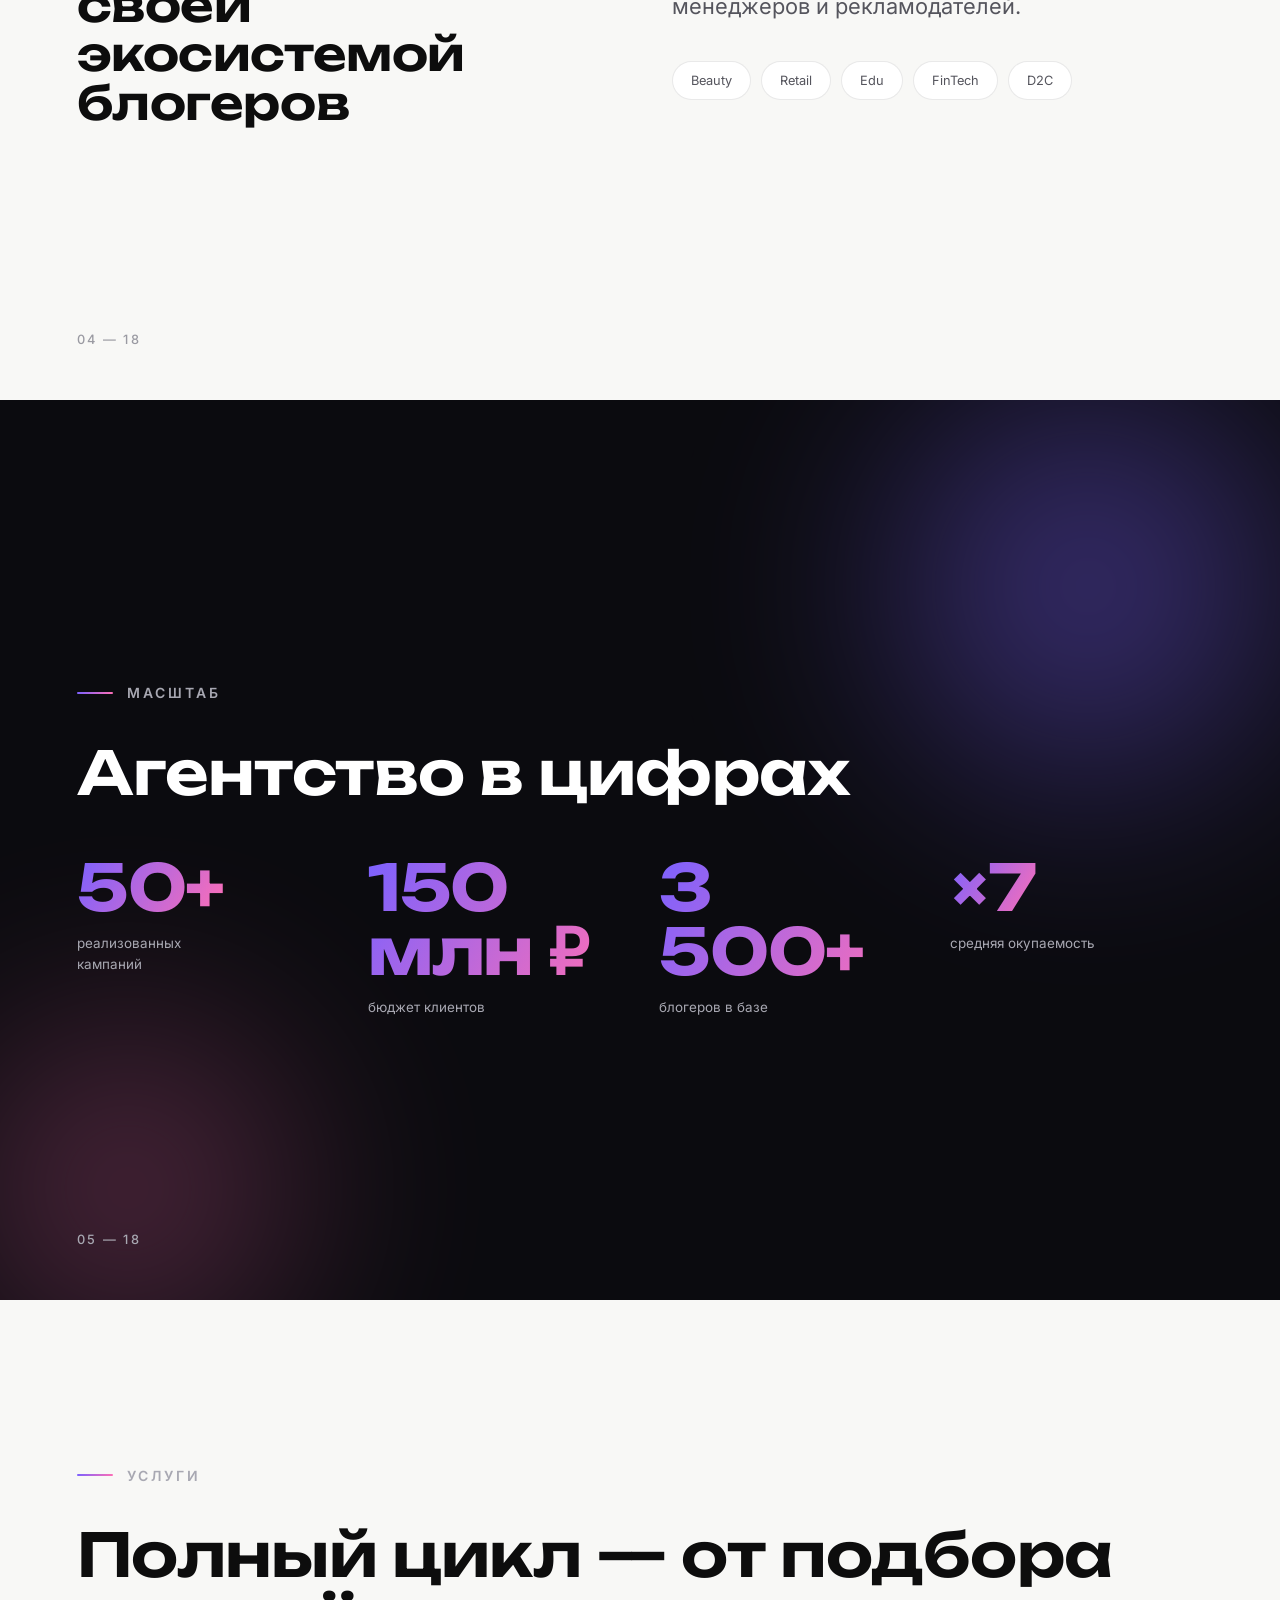
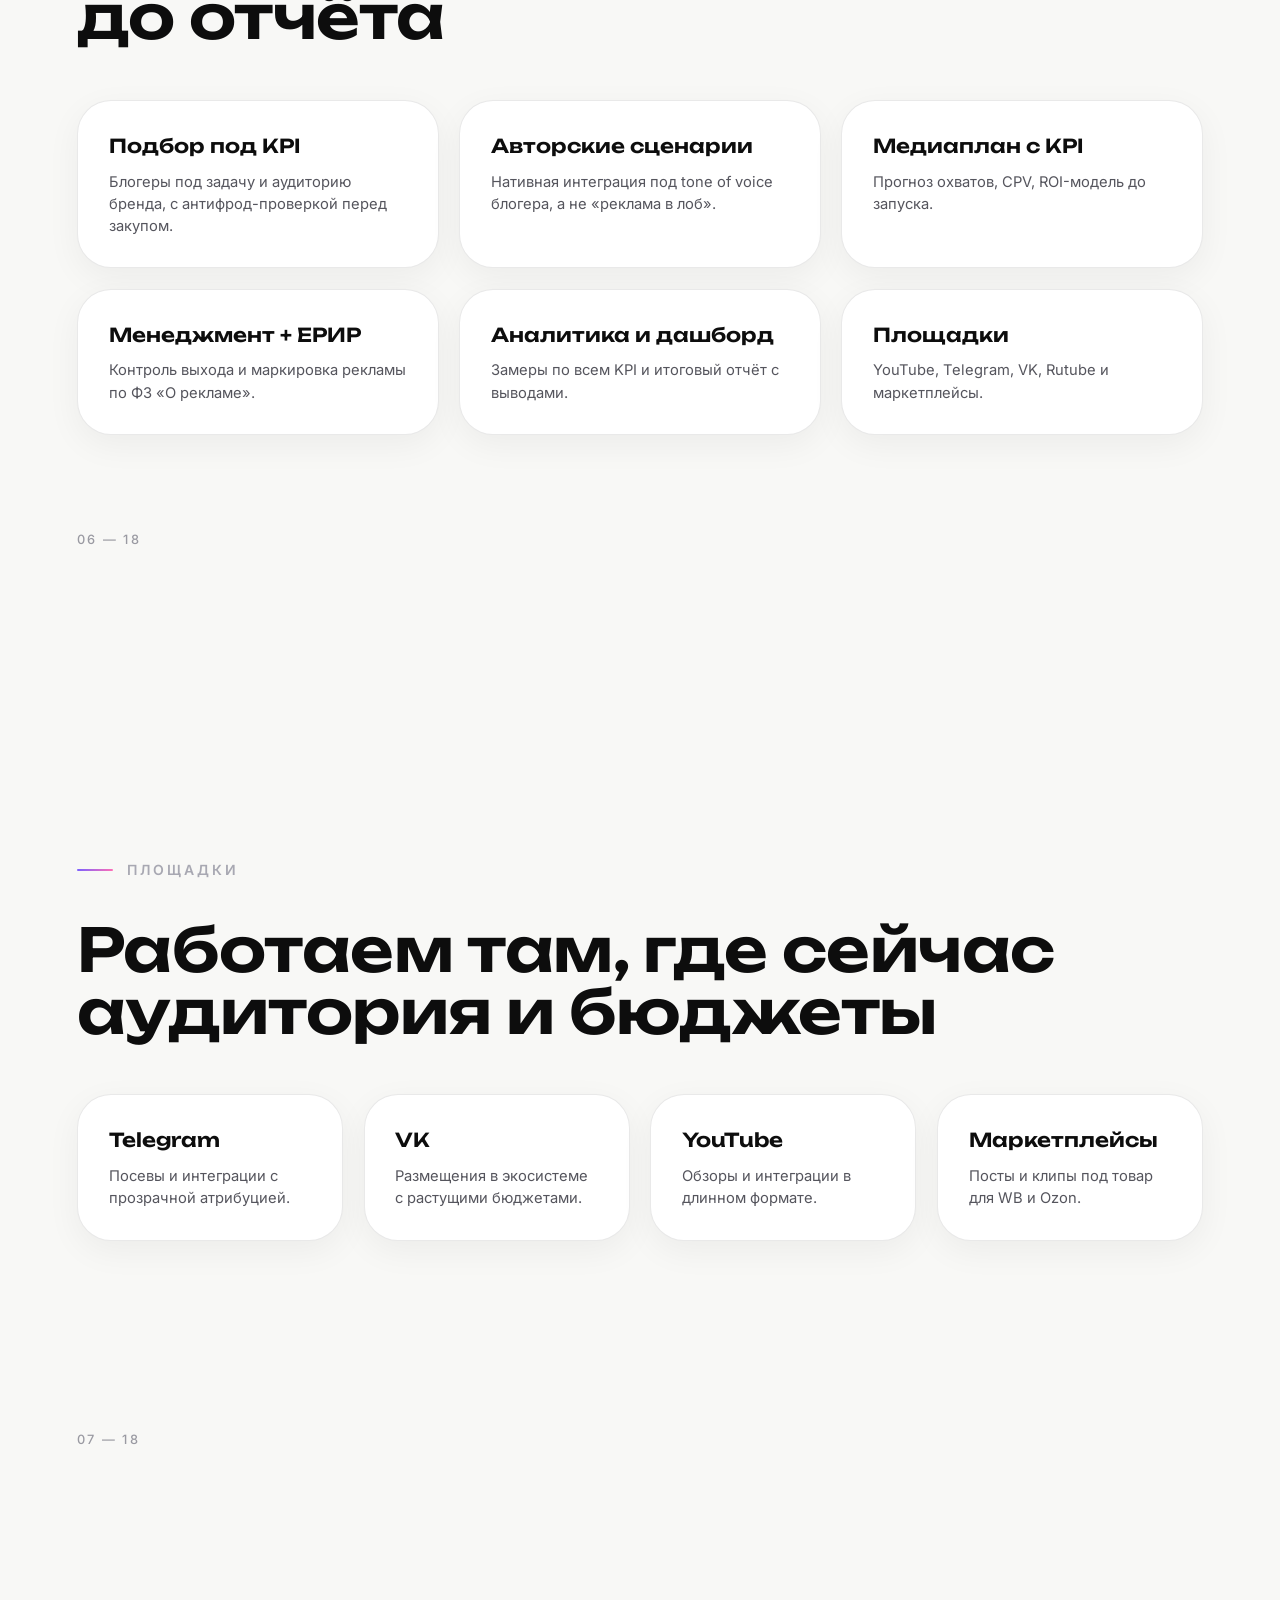
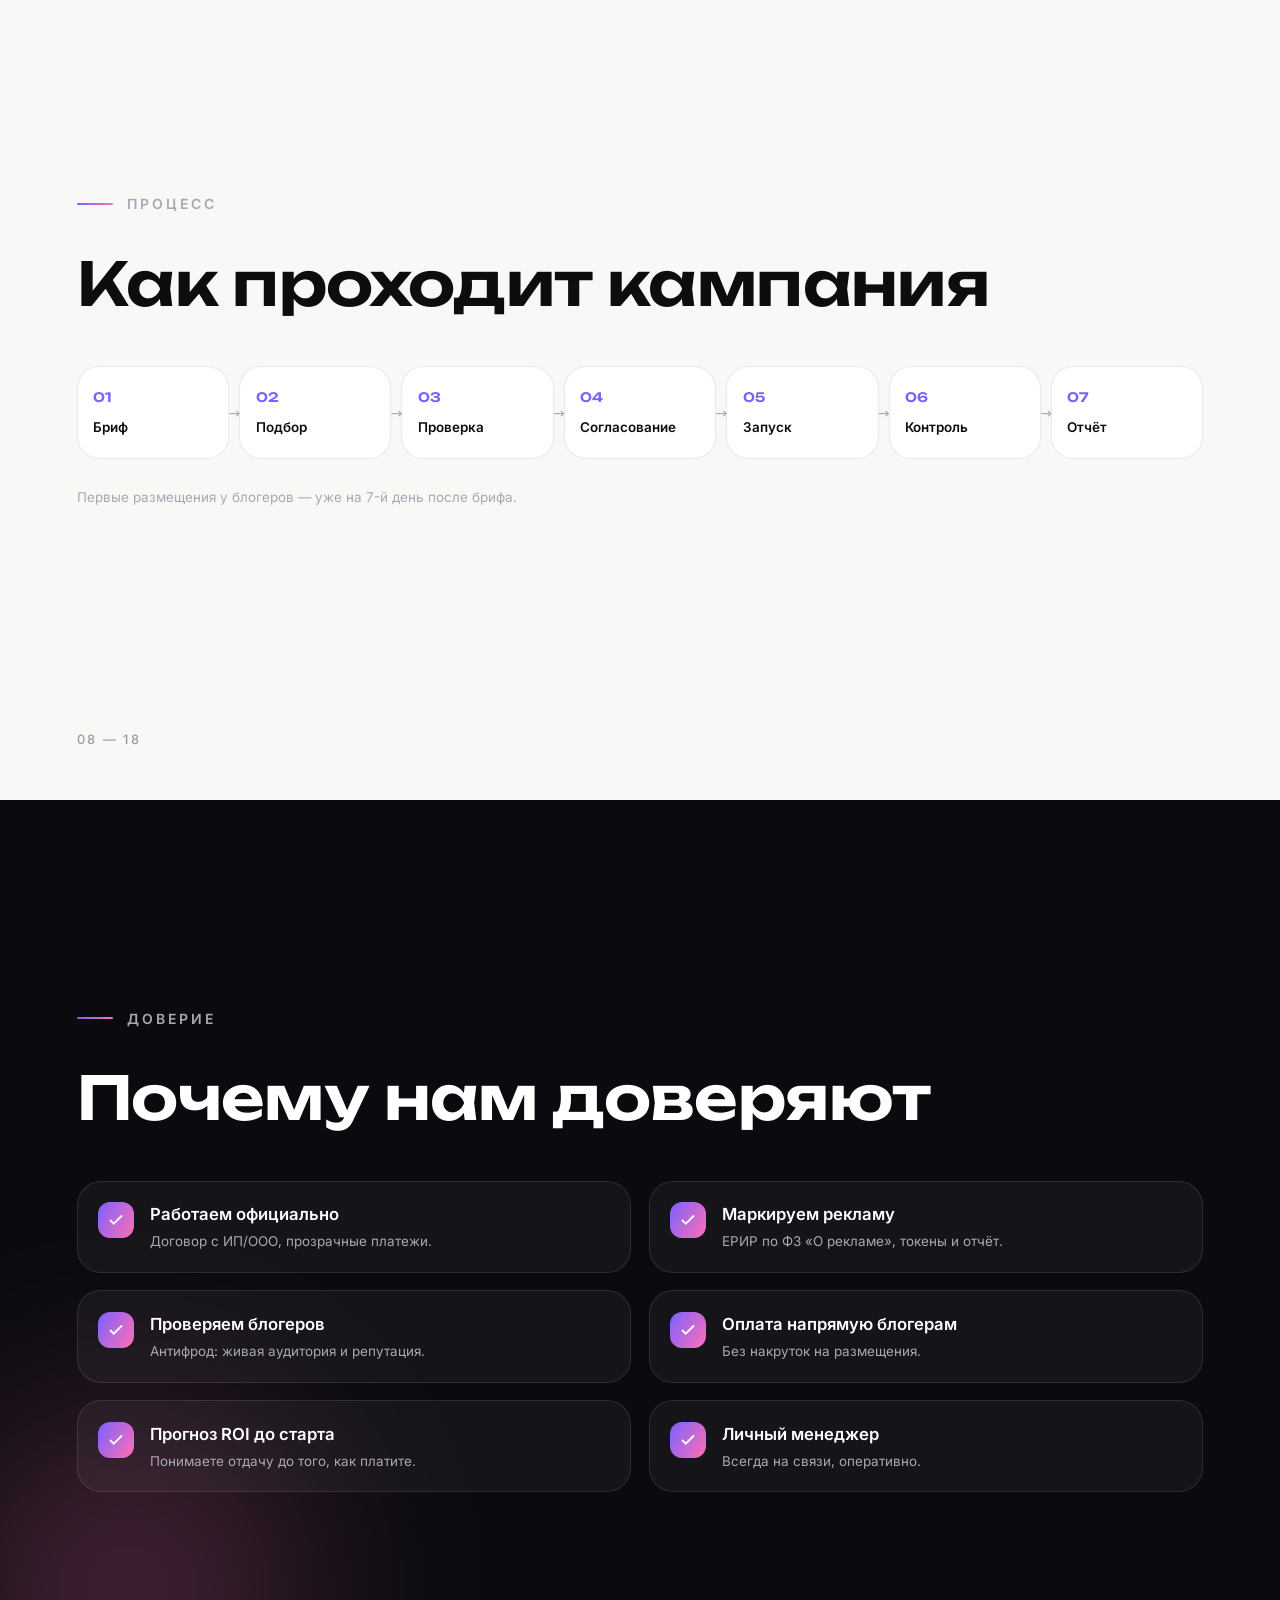
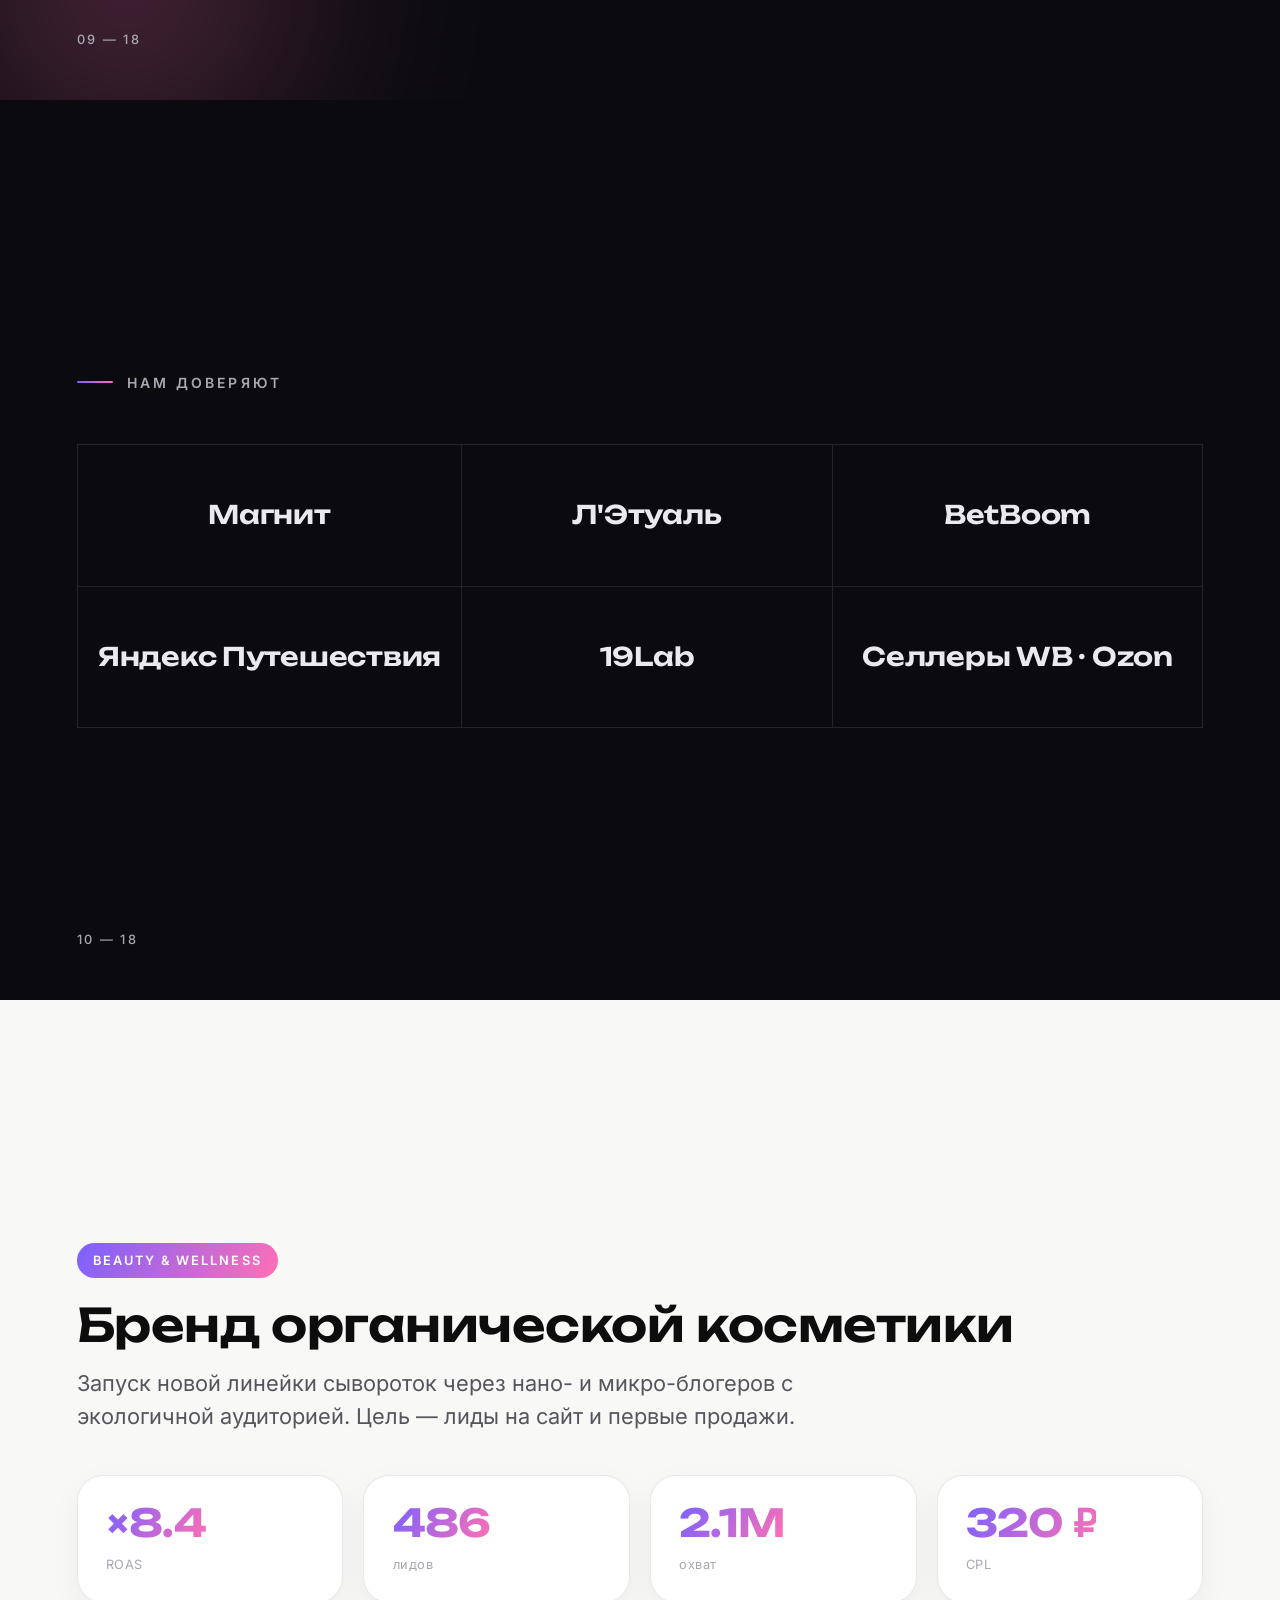
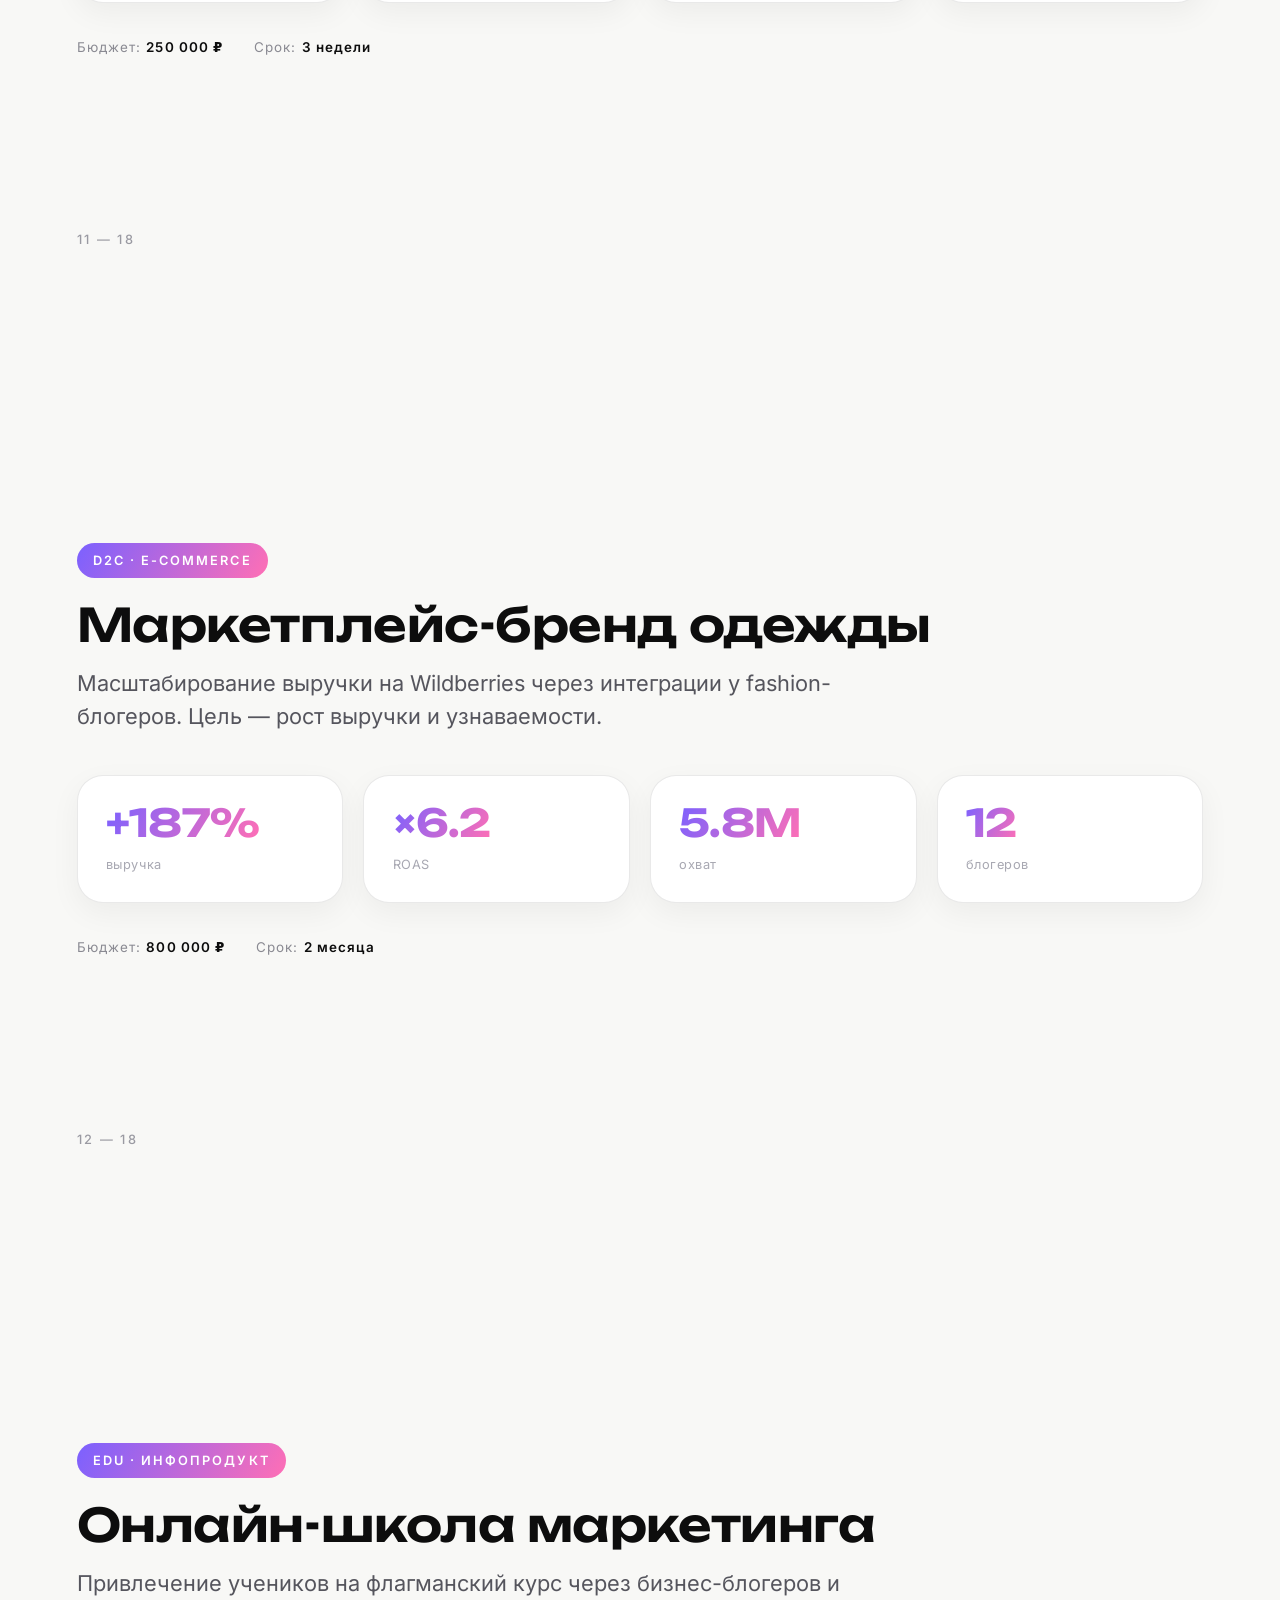
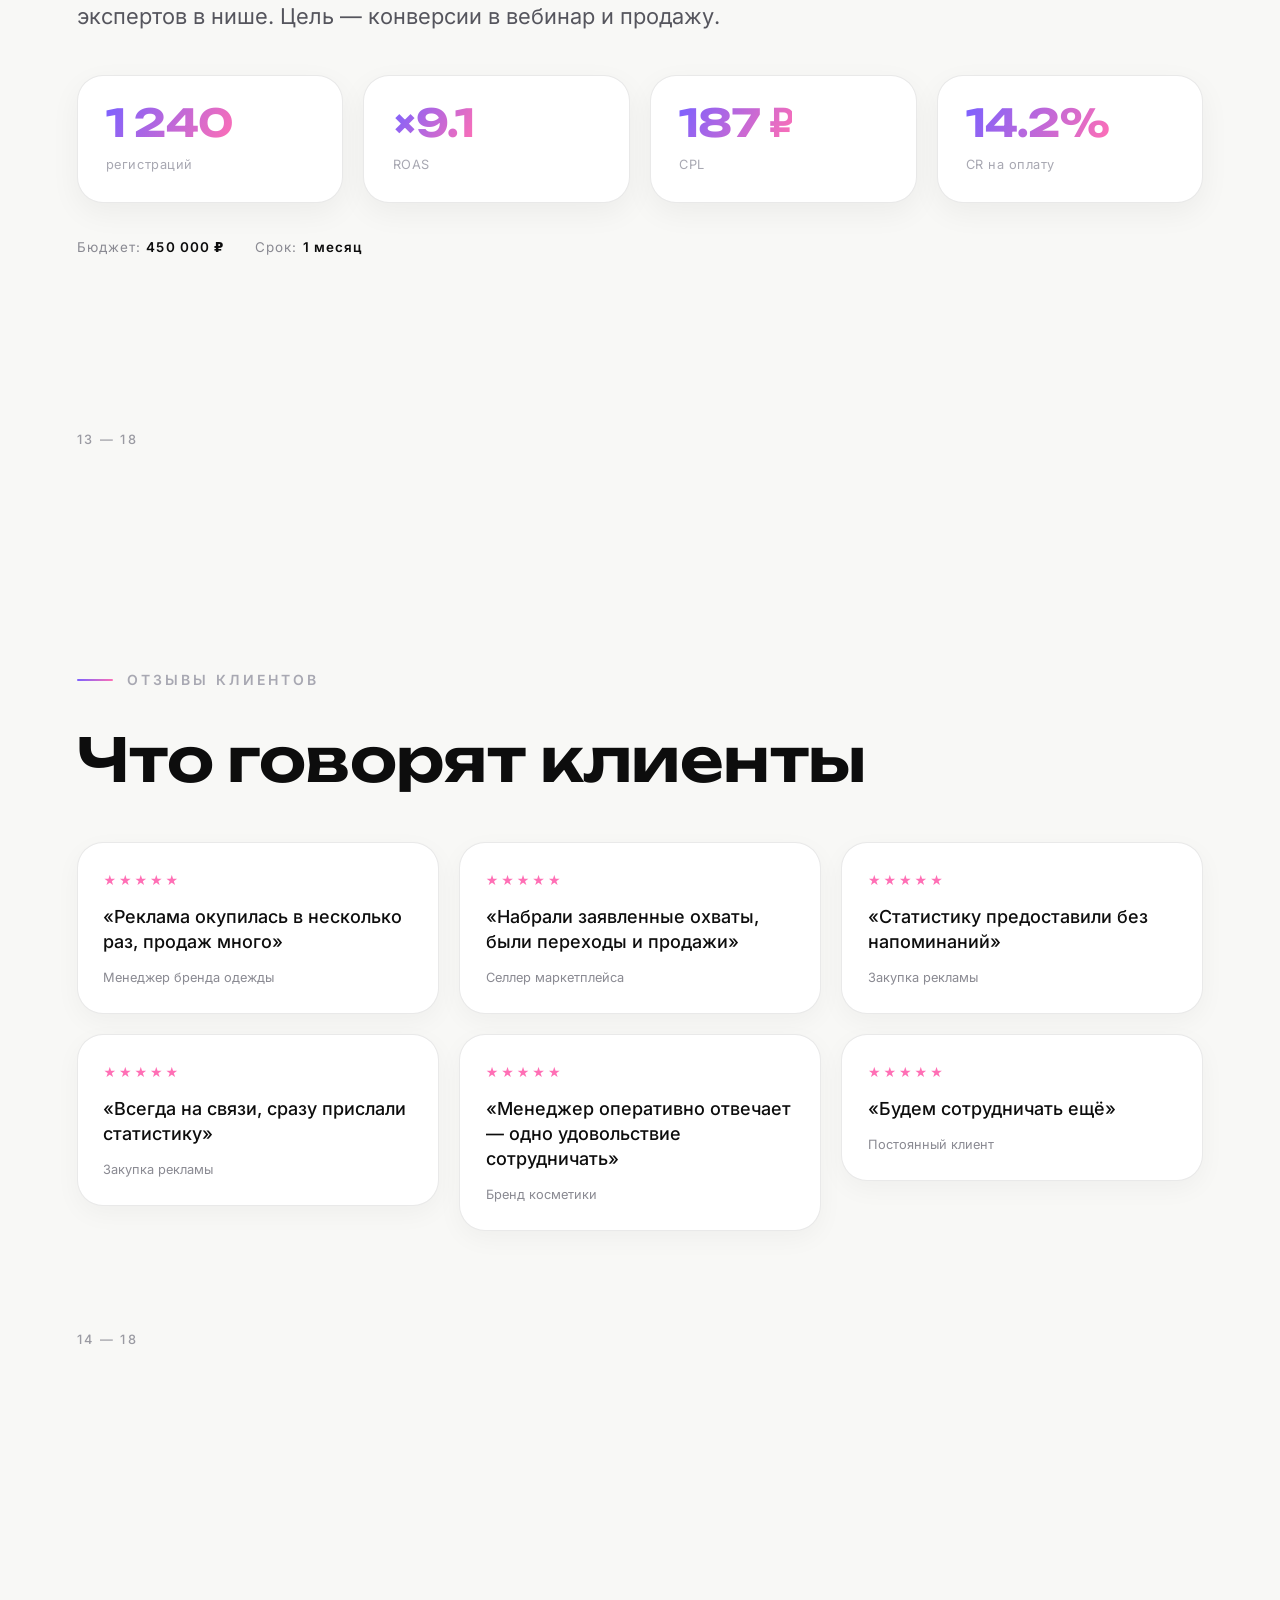
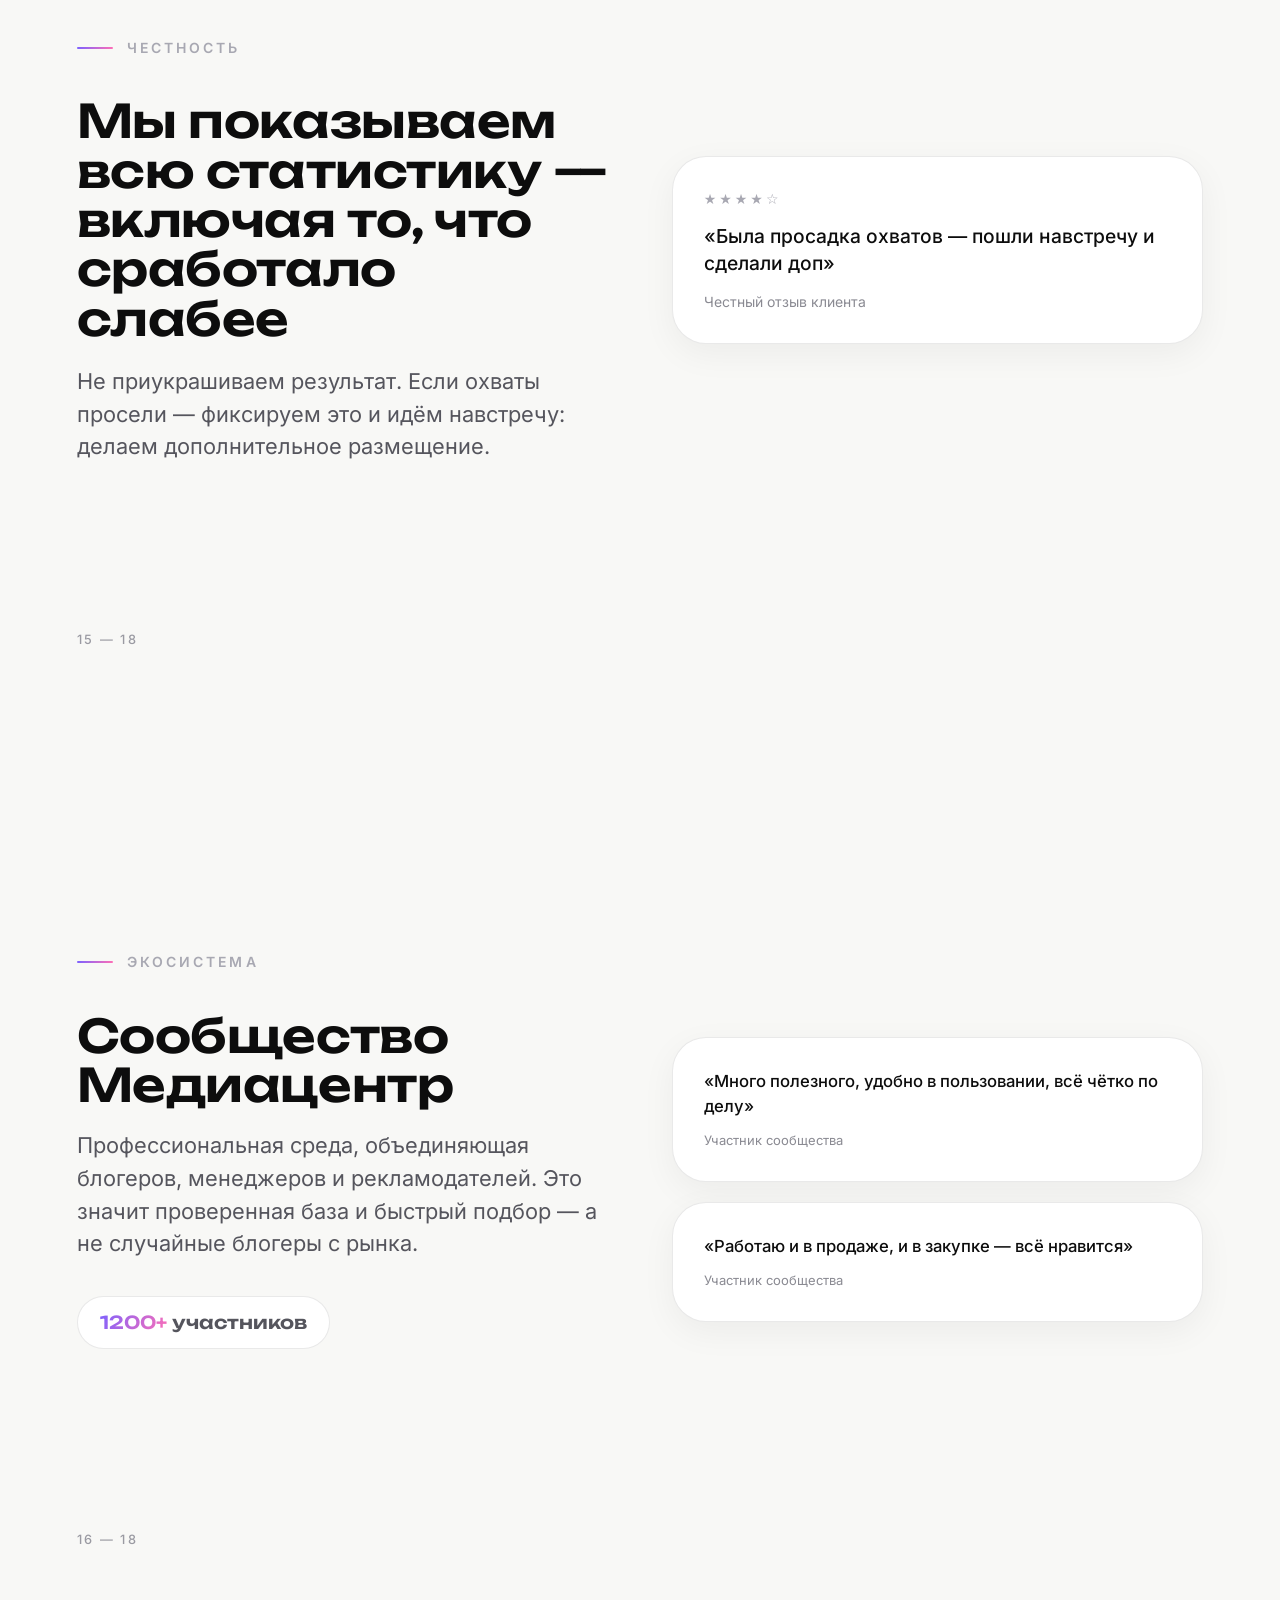
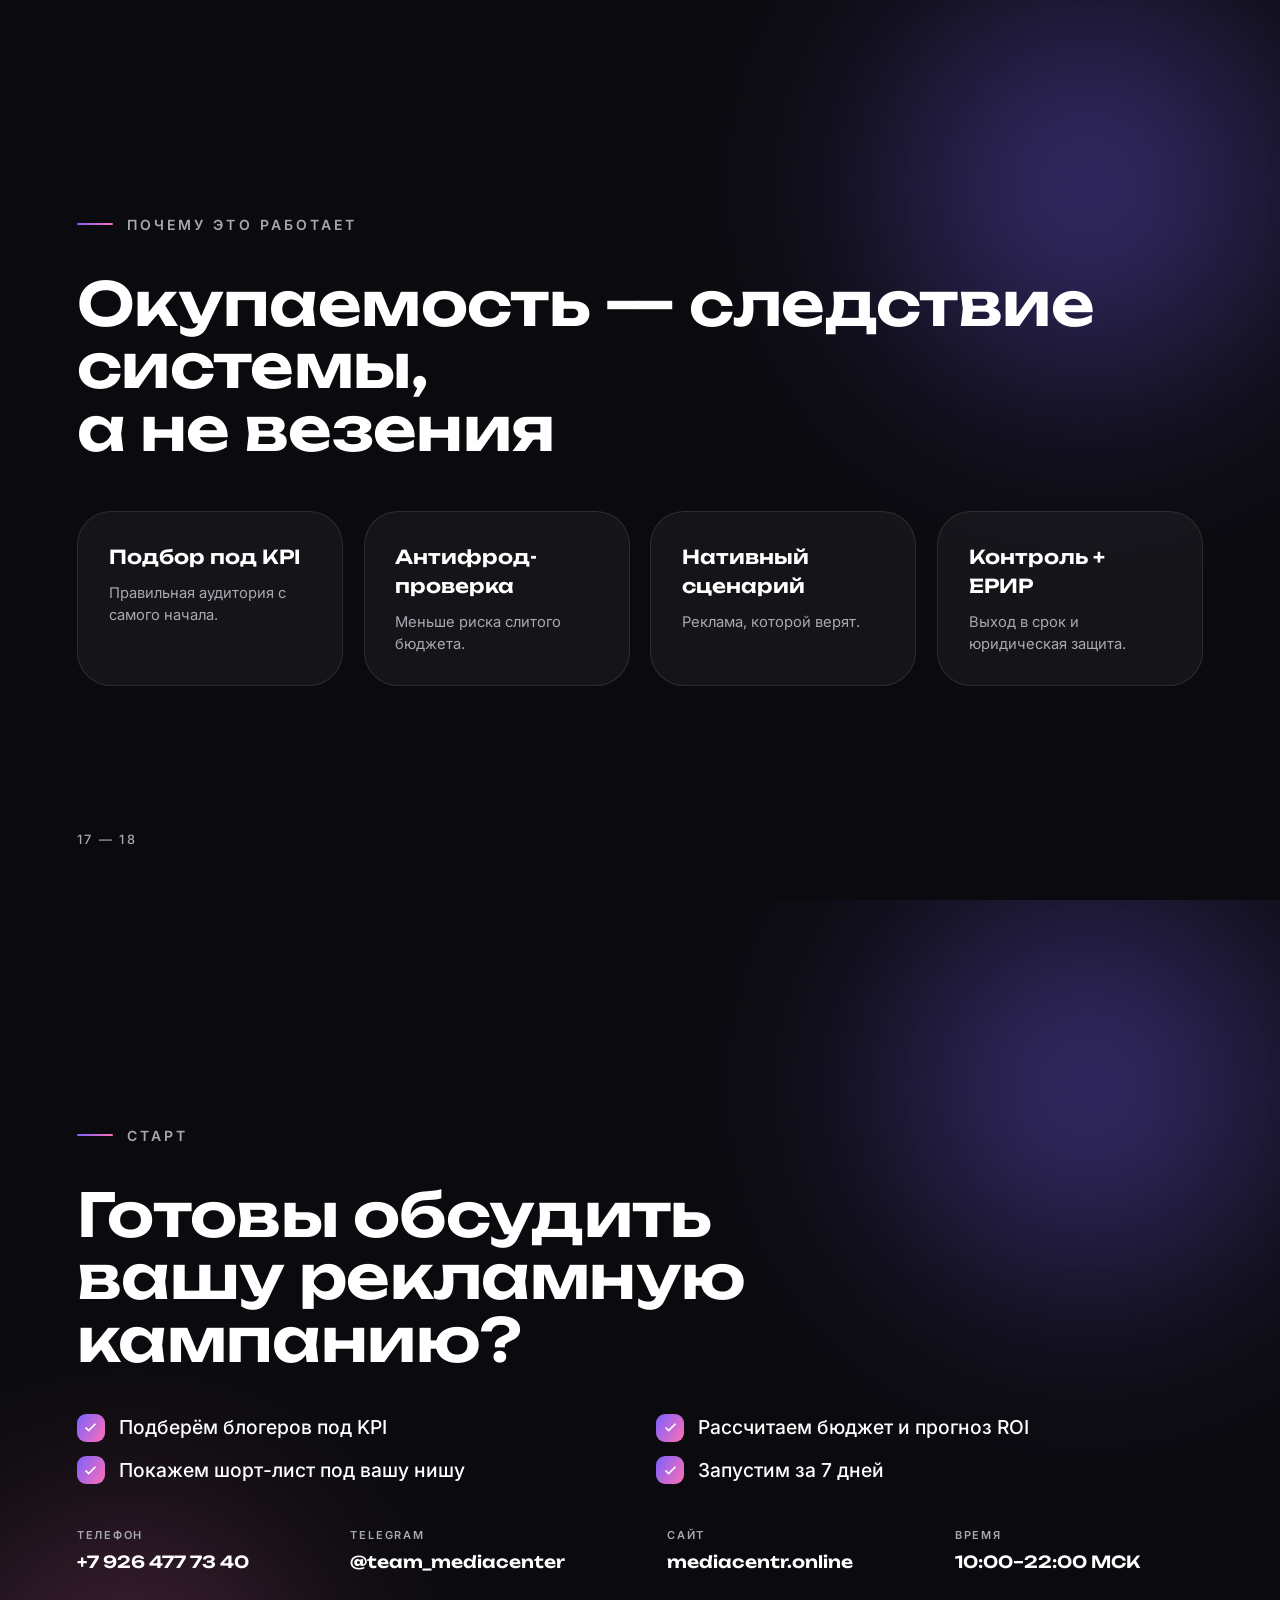
<file: presentation/index.html>
<!DOCTYPE html>
<html lang="ru">
<head>
<meta charset="UTF-8" />
<meta name="viewport" content="width=device-width, initial-scale=1.0" />
<title>Медиацентр — рекламные кампании у блогеров под ключ</title>

  <link rel="stylesheet" href="styles.css" />
</head>
<body>
<div class="progress" id="progress"></div>
<main class="deck">

  <section class="slide dark cover">
    <span class="glow a"></span><span class="glow b"></span>
    <div class="cover-top reveal">
      <div class="brand">МЕДИАЦЕНТР<span class="dot"></span></div>
      <div class="caption">Инфлюенс-маркетинг · под ключ</div>
    </div>
    <div class="inner">
      <h1 class="display reveal d1">Реклама у блогеров,<br>превращённая в <span class="grad">систему</span></h1>
      <p class="lead reveal d2">Подбор под KPI, проверка, согласование, контроль выхода и прозрачная отчётность. Один подрядчик на всю рекламную кампанию.</p>
    </div>
    <div class="mark">01 — 18</div>
  </section>

  <section class="slide dark">
    <span class="glow b"></span>
    <div class="inner">
      <div class="eyebrow reveal">Проблема</div>
      <h2 class="display sm reveal d1">Почему реклама у блогеров<br>чаще всего сливает бюджет</h2>
      <div class="row cols-3 reveal d2" style="margin-top:clamp(28px,4vw,56px)">
        <div class="card"><div class="k">Нет контроля</div><div class="d">Блогер берёт оплату — и пропадает. Выход не проверяется, сроки плывут.</div></div>
        <div class="card"><div class="k">Непрозрачная статистика</div><div class="d">Бренд не понимает, что произошло с деньгами и сработала ли интеграция.</div></div>
        <div class="card"><div class="k">Случайные блогеры</div><div class="d">Закуп без проверки аудитории и качества — деньги уходят в пустоту.</div></div>
      </div>
    </div>
    <div class="mark">02 — 18</div>
  </section>

  <section class="slide light">
    <span class="glow a"></span>
    <div class="inner">
      <div class="eyebrow reveal">Наш подход</div>
      <h2 class="display sm reveal d1">Мы не покупаем рекламу.<br>Мы строим <span class="grad">рекламную систему.</span></h2>
      <p class="lead reveal d2" style="margin-top:24px">Каждая интеграция проходит один и тот же управляемый путь — от брифа до отчёта. Предсказуемо, прозрачно, с личным менеджером на связи.</p>
    </div>
    <div class="mark" style="color:#9a9aa2">03 — 18</div>
  </section>

  <section class="slide light">
    <div class="inner">
      <div class="eyebrow reveal">Кто мы</div>
      <div class="split">
        <div class="reveal d1"><h2 class="h2">Агентство инфлюенс-маркетинга со своей экосистемой блогеров</h2></div>
        <div class="reveal d2">
          <p class="lead">Работаем с брендами и селлерами маркетплейсов по всей России и СНГ. У нас собственное профессиональное сообщество Медиацентр, объединяющее блогеров, менеджеров и рекламодателей.</p>
          <div class="chips">
            <span class="chip">Beauty</span><span class="chip">Retail</span><span class="chip">Edu</span><span class="chip">FinTech</span><span class="chip">D2C</span>
          </div>
        </div>
      </div>
    </div>
    <div class="mark" style="color:#9a9aa2">04 — 18</div>
  </section>

  <section class="slide dark">
    <span class="glow a"></span><span class="glow b"></span>
    <div class="inner">
      <div class="eyebrow reveal">Масштаб</div>
      <h2 class="display sm reveal d1">Агентство в цифрах</h2>
      <div class="stats reveal d2">
        <div class="stat"><div class="num grad">50+</div><div class="lbl">реализованных кампаний</div></div>
        <div class="stat"><div class="num grad">150 млн&nbsp;₽</div><div class="lbl">бюджет клиентов</div></div>
        <div class="stat"><div class="num grad">3 500+</div><div class="lbl">блогеров в базе</div></div>
        <div class="stat"><div class="num grad">×7</div><div class="lbl">средняя окупаемость</div></div>
      </div>
    </div>
    <div class="mark">05 — 18</div>
  </section>

  <section class="slide light">
    <div class="inner">
      <div class="eyebrow reveal">Услуги</div>
      <h2 class="display sm reveal d1">Полный цикл — от подбора до отчёта</h2>
      <div class="row cols-3 reveal d2" style="margin-top:clamp(28px,4vw,52px)">
        <div class="card"><div class="k">Подбор под KPI</div><div class="d">Блогеры под задачу и аудиторию бренда, с антифрод-проверкой перед закупом.</div></div>
        <div class="card"><div class="k">Авторские сценарии</div><div class="d">Нативная интеграция под tone of voice блогера, а не «реклама в лоб».</div></div>
        <div class="card"><div class="k">Медиаплан с KPI</div><div class="d">Прогноз охватов, CPV, ROI-модель до запуска.</div></div>
        <div class="card"><div class="k">Менеджмент + ЕРИР</div><div class="d">Контроль выхода и маркировка рекламы по ФЗ «О рекламе».</div></div>
        <div class="card"><div class="k">Аналитика и дашборд</div><div class="d">Замеры по всем KPI и итоговый отчёт с выводами.</div></div>
        <div class="card"><div class="k">Площадки</div><div class="d">YouTube, Telegram, VK, Rutube и маркетплейсы.</div></div>
      </div>
    </div>
    <div class="mark" style="color:#9a9aa2">06 — 18</div>
  </section>

  <section class="slide light">
    <div class="inner">
      <div class="eyebrow reveal">Площадки</div>
      <h2 class="display sm reveal d1">Работаем там, где сейчас<br>аудитория и бюджеты</h2>
      <div class="row cols-4 reveal d2" style="margin-top:clamp(28px,4vw,52px)">
        <div class="card"><div class="k">Telegram</div><div class="d">Посевы и интеграции с прозрачной атрибуцией.</div></div>
        <div class="card"><div class="k">VK</div><div class="d">Размещения в экосистеме с растущими бюджетами.</div></div>
        <div class="card"><div class="k">YouTube</div><div class="d">Обзоры и интеграции в длинном формате.</div></div>
        <div class="card"><div class="k">Маркетплейсы</div><div class="d">Посты и клипы под товар для WB и Ozon.</div></div>
      </div>
    </div>
    <div class="mark" style="color:#9a9aa2">07 — 18</div>
  </section>

  <section class="slide light">
    <div class="inner">
      <div class="eyebrow reveal">Процесс</div>
      <h2 class="display sm reveal d1">Как проходит кампания</h2>
      <div class="process reveal d2">
        <div class="step"><div class="n">01</div><div class="t">Бриф</div></div>
        <div class="step"><div class="n">02</div><div class="t">Подбор</div></div>
        <div class="step"><div class="n">03</div><div class="t">Проверка</div></div>
        <div class="step"><div class="n">04</div><div class="t">Согласование</div></div>
        <div class="step"><div class="n">05</div><div class="t">Запуск</div></div>
        <div class="step"><div class="n">06</div><div class="t">Контроль</div></div>
        <div class="step"><div class="n">07</div><div class="t">Отчёт</div></div>
      </div>
      <p class="caption reveal d3" style="margin-top:28px">Первые размещения у блогеров — уже на 7-й день после брифа.</p>
    </div>
    <div class="mark" style="color:#9a9aa2">08 — 18</div>
  </section>

  <section class="slide dark">
    <span class="glow b"></span>
    <div class="inner">
      <div class="eyebrow reveal">Доверие</div>
      <h2 class="display sm reveal d1">Почему нам доверяют</h2>
      <div class="facts reveal d2">
        <div class="fact"><div class="ico"><svg viewBox="0 0 24 24"><path d="M20 6 9 17l-5-5"/></svg></div><div><div class="t">Работаем официально</div><div class="s">Договор с ИП/ООО, прозрачные платежи.</div></div></div>
        <div class="fact"><div class="ico"><svg viewBox="0 0 24 24"><path d="M20 6 9 17l-5-5"/></svg></div><div><div class="t">Маркируем рекламу</div><div class="s">ЕРИР по ФЗ «О рекламе», токены и отчёт.</div></div></div>
        <div class="fact"><div class="ico"><svg viewBox="0 0 24 24"><path d="M20 6 9 17l-5-5"/></svg></div><div><div class="t">Проверяем блогеров</div><div class="s">Антифрод: живая аудитория и репутация.</div></div></div>
        <div class="fact"><div class="ico"><svg viewBox="0 0 24 24"><path d="M20 6 9 17l-5-5"/></svg></div><div><div class="t">Оплата напрямую блогерам</div><div class="s">Без накруток на размещения.</div></div></div>
        <div class="fact"><div class="ico"><svg viewBox="0 0 24 24"><path d="M20 6 9 17l-5-5"/></svg></div><div><div class="t">Прогноз ROI до старта</div><div class="s">Понимаете отдачу до того, как платите.</div></div></div>
        <div class="fact"><div class="ico"><svg viewBox="0 0 24 24"><path d="M20 6 9 17l-5-5"/></svg></div><div><div class="t">Личный менеджер</div><div class="s">Всегда на связи, оперативно.</div></div></div>
      </div>
    </div>
    <div class="mark">09 — 18</div>
  </section>

  <section class="slide dark">
    <div class="inner">
      <div class="eyebrow reveal">Нам доверяют</div>
      <div class="brands reveal d1">
        <div class="brand-cell">Магнит</div>
        <div class="brand-cell">Л'Этуаль</div>
        <div class="brand-cell">BetBoom</div>
        <div class="brand-cell">Яндекс&nbsp;Путешествия</div>
        <div class="brand-cell">19Lab</div>
        <div class="brand-cell">Селлеры&nbsp;WB&nbsp;·&nbsp;Ozon</div>
      </div>
    </div>
    <div class="mark">10 — 18</div>
  </section>

  <section class="slide light">
    <div class="inner">
      <div class="reveal"><span class="case-niche">Beauty &amp; Wellness</span></div>
      <h2 class="h2 reveal d1">Бренд органической косметики</h2>
      <p class="lead reveal d1" style="margin-top:18px">Запуск новой линейки сывороток через нано- и микро-блогеров с экологичной аудиторией. Цель — лиды на сайт и первые продажи.</p>
      <div class="case-metrics reveal d2">
        <div class="cm"><div class="v grad">×8.4</div><div class="l">ROAS</div></div>
        <div class="cm"><div class="v grad">486</div><div class="l">лидов</div></div>
        <div class="cm"><div class="v grad">2.1M</div><div class="l">охват</div></div>
        <div class="cm"><div class="v grad">320&nbsp;₽</div><div class="l">CPL</div></div>
      </div>
      <div class="case-foot reveal d3"><span>Бюджет: <b>250 000 ₽</b></span><span>Срок: <b>3 недели</b></span></div>
    </div>
    <div class="mark" style="color:#9a9aa2">11 — 18</div>
  </section>

  <section class="slide light">
    <div class="inner">
      <div class="reveal"><span class="case-niche">D2C · E-commerce</span></div>
      <h2 class="h2 reveal d1">Маркетплейс-бренд одежды</h2>
      <p class="lead reveal d1" style="margin-top:18px">Масштабирование выручки на Wildberries через интеграции у fashion-блогеров. Цель — рост выручки и узнаваемости.</p>
      <div class="case-metrics reveal d2">
        <div class="cm"><div class="v grad">+187%</div><div class="l">выручка</div></div>
        <div class="cm"><div class="v grad">×6.2</div><div class="l">ROAS</div></div>
        <div class="cm"><div class="v grad">5.8M</div><div class="l">охват</div></div>
        <div class="cm"><div class="v grad">12</div><div class="l">блогеров</div></div>
      </div>
      <div class="case-foot reveal d3"><span>Бюджет: <b>800 000 ₽</b></span><span>Срок: <b>2 месяца</b></span></div>
    </div>
    <div class="mark" style="color:#9a9aa2">12 — 18</div>
  </section>

  <section class="slide light">
    <div class="inner">
      <div class="reveal"><span class="case-niche">Edu · Инфопродукт</span></div>
      <h2 class="h2 reveal d1">Онлайн-школа маркетинга</h2>
      <p class="lead reveal d1" style="margin-top:18px">Привлечение учеников на флагманский курс через бизнес-блогеров и экспертов в нише. Цель — конверсии в вебинар и продажу.</p>
      <div class="case-metrics reveal d2">
        <div class="cm"><div class="v grad">1 240</div><div class="l">регистраций</div></div>
        <div class="cm"><div class="v grad">×9.1</div><div class="l">ROAS</div></div>
        <div class="cm"><div class="v grad">187&nbsp;₽</div><div class="l">CPL</div></div>
        <div class="cm"><div class="v grad">14.2%</div><div class="l">CR на оплату</div></div>
      </div>
      <div class="case-foot reveal d3"><span>Бюджет: <b>450 000 ₽</b></span><span>Срок: <b>1 месяц</b></span></div>
    </div>
    <div class="mark" style="color:#9a9aa2">13 — 18</div>
  </section>

  <section class="slide light">
    <div class="inner">
      <div class="eyebrow reveal">Отзывы клиентов</div>
      <h2 class="display sm reveal d1">Что говорят клиенты</h2>
      <div class="quotes reveal d2">
        <div class="quote"><div class="stars">★★★★★</div><div class="q">«Реклама окупилась в несколько раз, продаж много»</div><div class="a">Менеджер бренда одежды</div></div>
        <div class="quote"><div class="stars">★★★★★</div><div class="q">«Всегда на связи, сразу прислали статистику»</div><div class="a">Закупка рекламы</div></div>
        <div class="quote"><div class="stars">★★★★★</div><div class="q">«Набрали заявленные охваты, были переходы и продажи»</div><div class="a">Селлер маркетплейса</div></div>
        <div class="quote"><div class="stars">★★★★★</div><div class="q">«Менеджер оперативно отвечает — одно удовольствие сотрудничать»</div><div class="a">Бренд косметики</div></div>
        <div class="quote"><div class="stars">★★★★★</div><div class="q">«Статистику предоставили без напоминаний»</div><div class="a">Закупка рекламы</div></div>
        <div class="quote"><div class="stars">★★★★★</div><div class="q">«Будем сотрудничать ещё»</div><div class="a">Постоянный клиент</div></div>
      </div>
    </div>
    <div class="mark" style="color:#9a9aa2">14 — 18</div>
  </section>

  <section class="slide light">
    <div class="inner">
      <div class="split">
        <div class="reveal d1">
          <div class="eyebrow">Честность</div>
          <h2 class="h2">Мы показываем всю статистику — включая то, что сработало слабее</h2>
          <p class="lead" style="margin-top:22px">Не приукрашиваем результат. Если охваты просели — фиксируем это и идём навстречу: делаем дополнительное размещение.</p>
        </div>
        <div class="card reveal d2">
          <div class="stars" style="color:var(--neutral)">★★★★☆</div>
          <div class="q" style="font-size:clamp(16px,1.5vw,20px);font-weight:500;line-height:1.4">«Была просадка охватов — пошли навстречу и сделали доп»</div>
          <div class="a" style="margin-top:14px;color:#8a8a92;font-size:14px">Честный отзыв клиента</div>
        </div>
      </div>
    </div>
    <div class="mark" style="color:#9a9aa2">15 — 18</div>
  </section>

  <section class="slide light">
    <div class="inner">
      <div class="eyebrow reveal">Экосистема</div>
      <div class="split">
        <div class="reveal d1">
          <h2 class="h2">Сообщество Медиацентр</h2>
          <p class="lead" style="margin-top:20px">Профессиональная среда, объединяющая блогеров, менеджеров и рекламодателей. Это значит проверенная база и быстрый подбор — а не случайные блогеры с рынка.</p>
          <div class="chips" style="margin-top:clamp(24px,3vw,36px)">
            <span class="chip" style="font-family:'Unbounded';font-weight:600;font-size:clamp(15px,1.4vw,20px);padding:12px 22px"><span class="grad">1200+</span>&nbsp;участников</span>
          </div>
        </div>
        <div class="row reveal d2">
          <div class="card"><div class="q" style="font-weight:500;font-size:clamp(15px,1.3vw,18px)">«Много полезного, удобно в пользовании, всё чётко по делу»</div><div class="a" style="margin-top:12px;color:#8a8a92;font-size:13px">Участник сообщества</div></div>
          <div class="card"><div class="q" style="font-weight:500;font-size:clamp(15px,1.3vw,18px)">«Работаю и в продаже, и в закупке — всё нравится»</div><div class="a" style="margin-top:12px;color:#8a8a92;font-size:13px">Участник сообщества</div></div>
        </div>
      </div>
    </div>
    <div class="mark" style="color:#9a9aa2">16 — 18</div>
  </section>

  <section class="slide dark">
    <span class="glow a"></span>
    <div class="inner">
      <div class="eyebrow reveal">Почему это работает</div>
      <h2 class="display sm reveal d1">Окупаемость — следствие системы,<br>а не везения</h2>
      <div class="row cols-4 reveal d2" style="margin-top:clamp(28px,4vw,52px)">
        <div class="card"><div class="k">Подбор под KPI</div><div class="d">Правильная аудитория с самого начала.</div></div>
        <div class="card"><div class="k">Антифрод-проверка</div><div class="d">Меньше риска слитого бюджета.</div></div>
        <div class="card"><div class="k">Нативный сценарий</div><div class="d">Реклама, которой верят.</div></div>
        <div class="card"><div class="k">Контроль + ЕРИР</div><div class="d">Выход в срок и юридическая защита.</div></div>
      </div>
    </div>
    <div class="mark">17 — 18</div>
  </section>

  <section class="slide dark">
    <span class="glow a"></span><span class="glow b"></span>
    <div class="inner">
      <div class="eyebrow reveal">Старт</div>
      <h2 class="display sm reveal d1">Готовы обсудить<br>вашу рекламную кампанию?</h2>
      <div class="cta-list reveal d2">
        <div class="cta-item"><div class="ico"><svg viewBox="0 0 24 24"><path d="M20 6 9 17l-5-5"/></svg></div>Подберём блогеров под KPI</div>
        <div class="cta-item"><div class="ico"><svg viewBox="0 0 24 24"><path d="M20 6 9 17l-5-5"/></svg></div>Рассчитаем бюджет и прогноз ROI</div>
        <div class="cta-item"><div class="ico"><svg viewBox="0 0 24 24"><path d="M20 6 9 17l-5-5"/></svg></div>Покажем шорт-лист под вашу нишу</div>
        <div class="cta-item"><div class="ico"><svg viewBox="0 0 24 24"><path d="M20 6 9 17l-5-5"/></svg></div>Запустим за 7 дней</div>
      </div>
      <div class="contact reveal d3">
        <div class="c"><span>Телефон</span>+7 926 477 73 40</div>
        <div class="c"><span>Telegram</span>@team_mediacenter</div>
        <div class="c"><span>Сайт</span>mediacentr.online</div>
        <div class="c"><span>Время</span>10:00–22:00 МСК</div>
      </div>
    </div>
    <div class="mark">18 — 18</div>
  </section>

</main>

  <script src="script.js"></script>
</body>
</html>
</file>
<file: presentation/styles.css>
/* Mediacentr styles */
@font-face{font-family:'Unbounded';font-style:normal;font-weight:600;font-display:swap;src:url('fonts/unbounded-latin-600-normal.woff2') format('woff2');unicode-range:U+0000-00FF,U+0131,U+0152-0153,U+02BB-02BC,U+02C6,U+02DA,U+02DC,U+2000-206F,U+2074,U+20AC,U+2122,U+2191,U+2193,U+2212,U+2215,U+FEFF,U+FFFD;}
@font-face{font-family:'Unbounded';font-style:normal;font-weight:600;font-display:swap;src:url('fonts/unbounded-cyrillic-600-normal.woff2') format('woff2');unicode-range:U+0301,U+0400-045F,U+0490-0491,U+04B0-04B1,U+2116;}
@font-face{font-family:'Unbounded';font-style:normal;font-weight:700;font-display:swap;src:url('fonts/unbounded-latin-700-normal.woff2') format('woff2');unicode-range:U+0000-00FF,U+0131,U+0152-0153,U+02BB-02BC,U+02C6,U+02DA,U+02DC,U+2000-206F,U+2074,U+20AC,U+2122,U+2191,U+2193,U+2212,U+2215,U+FEFF,U+FFFD;}
@font-face{font-family:'Unbounded';font-style:normal;font-weight:700;font-display:swap;src:url('fonts/unbounded-cyrillic-700-normal.woff2') format('woff2');unicode-range:U+0301,U+0400-045F,U+0490-0491,U+04B0-04B1,U+2116;}
@font-face{font-family:'Inter';font-style:normal;font-weight:400;font-display:swap;src:url('fonts/inter-latin-400-normal.woff2') format('woff2');unicode-range:U+0000-00FF,U+0131,U+0152-0153,U+02BB-02BC,U+02C6,U+02DA,U+02DC,U+2000-206F,U+2074,U+20AC,U+2122,U+2191,U+2193,U+2212,U+2215,U+FEFF,U+FFFD;}
@font-face{font-family:'Inter';font-style:normal;font-weight:400;font-display:swap;src:url('fonts/inter-cyrillic-400-normal.woff2') format('woff2');unicode-range:U+0301,U+0400-045F,U+0490-0491,U+04B0-04B1,U+2116;}
@font-face{font-family:'Inter';font-style:normal;font-weight:500;font-display:swap;src:url('fonts/inter-latin-500-normal.woff2') format('woff2');unicode-range:U+0000-00FF,U+0131,U+0152-0153,U+02BB-02BC,U+02C6,U+02DA,U+02DC,U+2000-206F,U+2074,U+20AC,U+2122,U+2191,U+2193,U+2212,U+2215,U+FEFF,U+FFFD;}
@font-face{font-family:'Inter';font-style:normal;font-weight:500;font-display:swap;src:url('fonts/inter-cyrillic-500-normal.woff2') format('woff2');unicode-range:U+0301,U+0400-045F,U+0490-0491,U+04B0-04B1,U+2116;}
@font-face{font-family:'Inter';font-style:normal;font-weight:600;font-display:swap;src:url('fonts/inter-latin-600-normal.woff2') format('woff2');unicode-range:U+0000-00FF,U+0131,U+0152-0153,U+02BB-02BC,U+02C6,U+02DA,U+02DC,U+2000-206F,U+2074,U+20AC,U+2122,U+2191,U+2193,U+2212,U+2215,U+FEFF,U+FFFD;}
@font-face{font-family:'Inter';font-style:normal;font-weight:600;font-display:swap;src:url('fonts/inter-cyrillic-600-normal.woff2') format('woff2');unicode-range:U+0301,U+0400-045F,U+0490-0491,U+04B0-04B1,U+2116;}

:root{
  --bg-dark:#0B0B0F;--bg-light:#F8F8F6;--text-dark:#0D0D0D;--text-light:#FFFFFF;
  --neutral:#A8A8B2;--primary:#7B61FF;--secondary:#FF6FB5;
  --grad:linear-gradient(120deg,#7B61FF 0%,#FF6FB5 100%);
  --line-dark:rgba(255,255,255,.10);--line-light:rgba(13,13,13,.09);
  --surface-dark:rgba(255,255,255,.045);--surface-light:rgba(13,13,13,.022);
  --maxw:1180px;--r:34px;
}
*{margin:0;padding:0;box-sizing:border-box}
html{-webkit-text-size-adjust:100%;scroll-behavior:smooth}
body{font-family:'Inter',system-ui,-apple-system,sans-serif;background:var(--bg-dark);color:var(--text-light);line-height:1.5;-webkit-font-smoothing:antialiased;-webkit-print-color-adjust:exact;print-color-adjust:exact}
img{max-width:100%;display:block}
.deck{scroll-snap-type:y proximity}
.slide{position:relative;min-height:100vh;min-height:100dvh;width:100%;display:flex;flex-direction:column;justify-content:center;padding:clamp(28px,6vw,96px);scroll-snap-align:start;overflow:hidden}
.slide.dark{background:var(--bg-dark);color:var(--text-light)}
.slide.light{background:var(--bg-light);color:var(--text-dark)}
.inner{width:100%;max-width:var(--maxw);margin:0 auto;position:relative;z-index:2}
.glow{position:absolute;border-radius:50%;filter:blur(90px);opacity:.5;pointer-events:none;z-index:1}
.glow.a{width:46vw;height:46vw;max-width:620px;max-height:620px;background:radial-gradient(circle,#7B61FF 0%,transparent 70%);top:-12%;right:-8%}
.glow.b{width:40vw;height:40vw;max-width:520px;max-height:520px;background:radial-gradient(circle,#FF6FB5 0%,transparent 70%);bottom:-16%;left:-10%;opacity:.34}
.light .glow{opacity:.16}.light .glow.b{opacity:.12}
.eyebrow{font-family:'Inter';font-weight:600;font-size:clamp(11px,1.1vw,14px);letter-spacing:.22em;text-transform:uppercase;color:var(--neutral);display:flex;align-items:center;gap:14px;margin-bottom:clamp(20px,3vw,40px)}
.eyebrow::before{content:"";width:36px;height:2px;border-radius:2px;background:var(--grad)}
.display{font-family:'Unbounded';font-weight:600;line-height:1.04;letter-spacing:-.01em;font-size:clamp(40px,7vw,90px)}
.display.sm{font-size:clamp(32px,5vw,60px)}
.h2{font-family:'Unbounded';font-weight:600;font-size:clamp(28px,3.6vw,52px);line-height:1.07;letter-spacing:-.01em}
.lead{font-size:clamp(18px,1.7vw,23px);color:var(--neutral);max-width:60ch;font-weight:400}
.light .lead{color:#55555d}
.caption{font-size:clamp(13px,1.05vw,16px);color:var(--neutral)}
.grad{display:inline-block;background:var(--grad);-webkit-background-clip:text;background-clip:text;-webkit-text-fill-color:transparent;color:transparent;-webkit-box-decoration-break:clone;box-decoration-break:clone}
.mark{font-size:clamp(11px,1vw,13px);color:var(--neutral);position:absolute;left:clamp(28px,6vw,96px);bottom:clamp(22px,4vw,52px);letter-spacing:.18em;font-weight:500;z-index:2}
.cover .brand{font-family:'Unbounded';font-weight:700;font-size:clamp(20px,2vw,26px);letter-spacing:.02em}
.cover-top{position:absolute;top:clamp(28px,6vw,72px);left:0;right:0;padding:0 clamp(28px,6vw,96px);display:flex;justify-content:space-between;align-items:center;z-index:2}
.cover .display{margin:0 0 28px}
.dot{width:9px;height:9px;border-radius:50%;background:var(--grad);display:inline-block;vertical-align:middle;margin-left:6px}
.row{display:grid;gap:clamp(16px,1.6vw,22px)}
.cols-2{grid-template-columns:repeat(2,1fr)}.cols-3{grid-template-columns:repeat(3,1fr)}.cols-4{grid-template-columns:repeat(4,1fr)}
.split{display:grid;grid-template-columns:1fr 1fr;gap:clamp(32px,5vw,80px);align-items:center}
.card{border-radius:var(--r);padding:clamp(22px,2.4vw,34px);border:1px solid var(--line-dark);background:var(--surface-dark)}
.light .card{border-color:var(--line-light);background:#fff;box-shadow:0 10px 34px rgba(13,13,13,.05)}
.card .k{font-family:'Unbounded';font-weight:600;font-size:clamp(17px,1.5vw,21px);margin-bottom:10px}
.card .d{font-size:clamp(14px,1.15vw,16.5px);color:var(--neutral)}
.light .card .d{color:#55555d}
.stats{display:grid;grid-template-columns:repeat(4,1fr);gap:clamp(20px,3vw,48px);margin-top:clamp(28px,4vw,56px)}
.stat{min-width:0}
.stat .num{font-family:'Unbounded';font-weight:700;font-size:clamp(40px,5vw,76px);line-height:1;letter-spacing:-.02em}
.stat .lbl{margin-top:14px;font-size:clamp(13px,1.05vw,16px);color:var(--neutral);max-width:20ch}
.chips{display:flex;gap:10px;flex-wrap:wrap;margin-top:clamp(24px,3vw,40px)}
.chip{font-size:clamp(12px,1vw,14px);padding:9px 18px;border-radius:999px;border:1px solid var(--line-light);color:#55555d;background:#fff}
.dark .chip{border-color:var(--line-dark);color:var(--neutral);background:var(--surface-dark)}
.process{display:grid;grid-template-columns:repeat(7,1fr);gap:10px;margin-top:clamp(28px,4vw,52px)}
.step{position:relative;padding:clamp(16px,1.6vw,22px) clamp(12px,1.2vw,16px);border-radius:22px;border:1px solid var(--line-light);background:#fff}
.step .n{font-family:'Unbounded';font-size:13px;color:var(--primary);font-weight:600}
.step .t{margin-top:10px;font-weight:600;font-size:clamp(13px,1.05vw,15.5px)}
.step::after{content:"→";position:absolute;right:-12px;top:50%;transform:translateY(-50%);color:var(--neutral);font-size:14px;z-index:3}
.step:last-child::after{display:none}
.facts{display:grid;grid-template-columns:repeat(2,1fr);gap:clamp(14px,1.4vw,20px);margin-top:clamp(28px,4vw,52px)}
.fact{display:flex;gap:16px;align-items:flex-start;padding:clamp(16px,1.6vw,22px);border-radius:24px;border:1px solid var(--line-dark);background:var(--surface-dark)}
.fact .ico{flex:0 0 auto;width:36px;height:36px;border-radius:12px;background:var(--grad);display:flex;align-items:center;justify-content:center}
.fact .ico svg{width:18px;height:18px;stroke:#fff;stroke-width:2.4;fill:none}
.fact .t{font-weight:600;font-size:clamp(15px,1.3vw,18px)}
.fact .s{font-size:clamp(13px,1.05vw,15px);color:var(--neutral);margin-top:4px}
.brands{display:grid;grid-template-columns:repeat(3,1fr);gap:0;margin-top:clamp(28px,4vw,52px);border-top:1px solid var(--line-dark);border-left:1px solid var(--line-dark)}
.brand-cell{padding:clamp(28px,4vw,56px) 20px;border-right:1px solid var(--line-dark);border-bottom:1px solid var(--line-dark);display:flex;align-items:center;justify-content:center;text-align:center;font-family:'Unbounded';font-weight:500;font-size:clamp(18px,2vw,30px);color:#e9e9ee;letter-spacing:-.01em}
.case-niche{display:inline-block;font-size:clamp(11px,1vw,13px);font-weight:600;letter-spacing:.16em;text-transform:uppercase;padding:8px 16px;border-radius:999px;color:#fff;background:var(--grad);margin-bottom:22px}
.case-metrics{display:grid;grid-template-columns:repeat(4,1fr);gap:clamp(14px,1.6vw,20px);margin-top:clamp(26px,3.4vw,42px)}
.cm{min-width:0;padding:clamp(20px,2.2vw,30px);border-radius:26px;border:1px solid var(--line-light);background:#fff;box-shadow:0 10px 30px rgba(13,13,13,.05)}
.cm .v{font-family:'Unbounded';font-weight:700;font-size:clamp(26px,3vw,46px);line-height:1;letter-spacing:-.02em}
.cm .l{font-size:clamp(12px,1vw,14px);color:var(--neutral);margin-top:12px;letter-spacing:.04em}
.case-foot{margin-top:clamp(22px,3vw,34px);display:flex;gap:clamp(18px,2.4vw,36px);flex-wrap:wrap}
.case-foot span{font-size:clamp(12px,1.05vw,14.5px);color:#8a8a92;letter-spacing:.08em}
.case-foot b{color:var(--text-dark);font-weight:600}
.quotes{columns:3;column-gap:clamp(16px,1.6vw,22px);margin-top:clamp(28px,4vw,52px)}
.quote{break-inside:avoid;margin-bottom:clamp(16px,1.6vw,22px);padding:clamp(20px,2vw,28px);border-radius:26px;border:1px solid var(--line-light);background:#fff;box-shadow:0 8px 26px rgba(13,13,13,.04)}
.stars{color:var(--secondary);font-size:14px;letter-spacing:3px;margin-bottom:14px}
.quote .q{font-size:clamp(16px,1.4vw,19px);font-weight:500;line-height:1.4}
.quote .a{margin-top:14px;font-size:clamp(12px,1vw,14px);color:#8a8a92}
.cta-list{display:grid;grid-template-columns:repeat(2,1fr);gap:14px 32px;margin:clamp(26px,3.4vw,42px) 0}
.cta-item{display:flex;gap:14px;align-items:center;font-size:clamp(16px,1.5vw,20px);font-weight:500}
.cta-item .ico{width:28px;height:28px;border-radius:9px;background:var(--grad);display:flex;align-items:center;justify-content:center;flex:0 0 auto}
.cta-item .ico svg{width:15px;height:15px;stroke:#fff;stroke-width:2.6;fill:none}
.contact{display:grid;grid-template-columns:repeat(4,auto);gap:clamp(20px,3vw,44px);align-items:start;margin-top:8px}
.contact .c{font-family:'Unbounded';font-weight:500;font-size:clamp(14px,1.3vw,18px)}
.contact .c span{display:block;font-family:'Inter';font-size:11px;color:var(--neutral);letter-spacing:.16em;text-transform:uppercase;margin-bottom:7px;font-weight:600}
.progress{position:fixed;top:0;left:0;height:3px;width:0;background:var(--grad);z-index:99;transition:width .15s}
.reveal{opacity:0;transform:translateY(26px);transition:opacity .7s cubic-bezier(.2,.7,.2,1),transform .7s cubic-bezier(.2,.7,.2,1)}
.reveal.in{opacity:1;transform:none}
.reveal.d1{transition-delay:.08s}.reveal.d2{transition-delay:.16s}.reveal.d3{transition-delay:.24s}
@media screen and (max-width:1024px){
  .stats{grid-template-columns:repeat(2,1fr)}
  .process{grid-template-columns:repeat(2,1fr)}
  .step::after{content:"↓";right:auto;left:50%;top:auto;bottom:-13px;transform:translateX(-50%)}
  .step:nth-child(even)::after,.step:last-child::after{display:none}
  .quotes{columns:2}.brands{grid-template-columns:repeat(2,1fr)}
  .case-metrics{grid-template-columns:repeat(2,1fr)}
  .contact{grid-template-columns:repeat(2,auto)}
}
@media screen and (max-width:680px){
  .slide{min-height:auto;padding:64px 22px}
  .split,.cols-2,.cols-3,.cols-4,.facts,.cta-list{grid-template-columns:1fr}
  .stats{grid-template-columns:1fr;gap:26px}
  .stat .num{font-size:clamp(38px,12vw,56px)}
  .process{grid-template-columns:1fr}
  .step::after{content:"↓";left:50%;right:auto;bottom:-13px;top:auto;transform:translateX(-50%)}
  .step:nth-child(even)::after{display:block}
  .quotes{columns:1}.case-metrics{grid-template-columns:repeat(2,1fr)}
  .contact{grid-template-columns:1fr}
  .mark{position:static;margin-top:36px}
  .cover-top{position:static;padding:0;margin-bottom:40px}
  .cover .display{margin-top:0}
  .glow{filter:blur(60px)}
}
@media print{
  @page{size:1280px 720px;margin:0}
  html,body{background:#fff}
  .deck{scroll-snap-type:none}.progress{display:none}
  /* Слайд = страница. Нижний padding резервирует полосу под нумерацию:
     контент физически не может дойти до блока .mark */
  .slide{width:1280px;height:720px;min-height:0;page-break-after:always;break-after:page;page-break-inside:avoid;break-inside:avoid;padding:56px 80px 96px;overflow:hidden;justify-content:flex-start}
  .slide:last-child{page-break-after:auto}
  /* margin:auto вместо justify-content:center — при переполнении контент
     прижимается к верху, а не выползает за края страницы */
  .inner{max-width:1120px;margin-top:auto;margin-bottom:auto}
  /* Нумерация: одна фиксированная координата на всех страницах, без vw */
  .mark{position:absolute;left:80px;bottom:34px;font-size:12px;margin:0}
  .cover-top{position:absolute;top:56px;left:0;right:0;padding:0 80px}
  .reveal{opacity:1!important;transform:none!important;transition:none!important}
  *{animation:none!important;transition:none!important}
  .card,.fact,.quote,.cm,.step,.stat,.brand-cell{break-inside:avoid;page-break-inside:avoid}
  .display{font-size:72px}.display.sm{font-size:52px}.h2{font-size:44px}.lead{font-size:20px}
  .stat .num{font-size:64px}.cm .v{font-size:40px}
  /* Градиент через background-clip:text ломается в macOS Preview и части
     PDF-просмотрщиков (обрезанные буквы, цветные плашки). В PDF — сплошной
     фирменный цвет, на экране градиент остаётся */
  .grad{background:none;-webkit-text-fill-color:#7B61FF;color:#7B61FF}
  /* box-shadow в PDF Preview рисует серыми плашками; карточки очерчены рамками */
  .card,.light .card,.cm,.quote{box-shadow:none}
  /* Страховка: в печати всегда десктопные сетки, независимо от ширины «бумаги» */
  .cols-2,.facts,.cta-list{grid-template-columns:repeat(2,1fr)}
  .cols-3,.brands{grid-template-columns:repeat(3,1fr)}
  .cols-4,.stats,.case-metrics,.contact{grid-template-columns:repeat(4,1fr)}
  .process{grid-template-columns:repeat(7,1fr)}
  .split{grid-template-columns:1fr 1fr}
  .quotes{columns:3}
  .step::after{content:"→";right:-12px;left:auto;top:50%;bottom:auto;transform:translateY(-50%)}
  .step:last-child::after{display:none}
}
@media (prefers-reduced-motion:reduce){.reveal{opacity:1;transform:none;transition:none}html{scroll-behavior:auto}}
</file>
